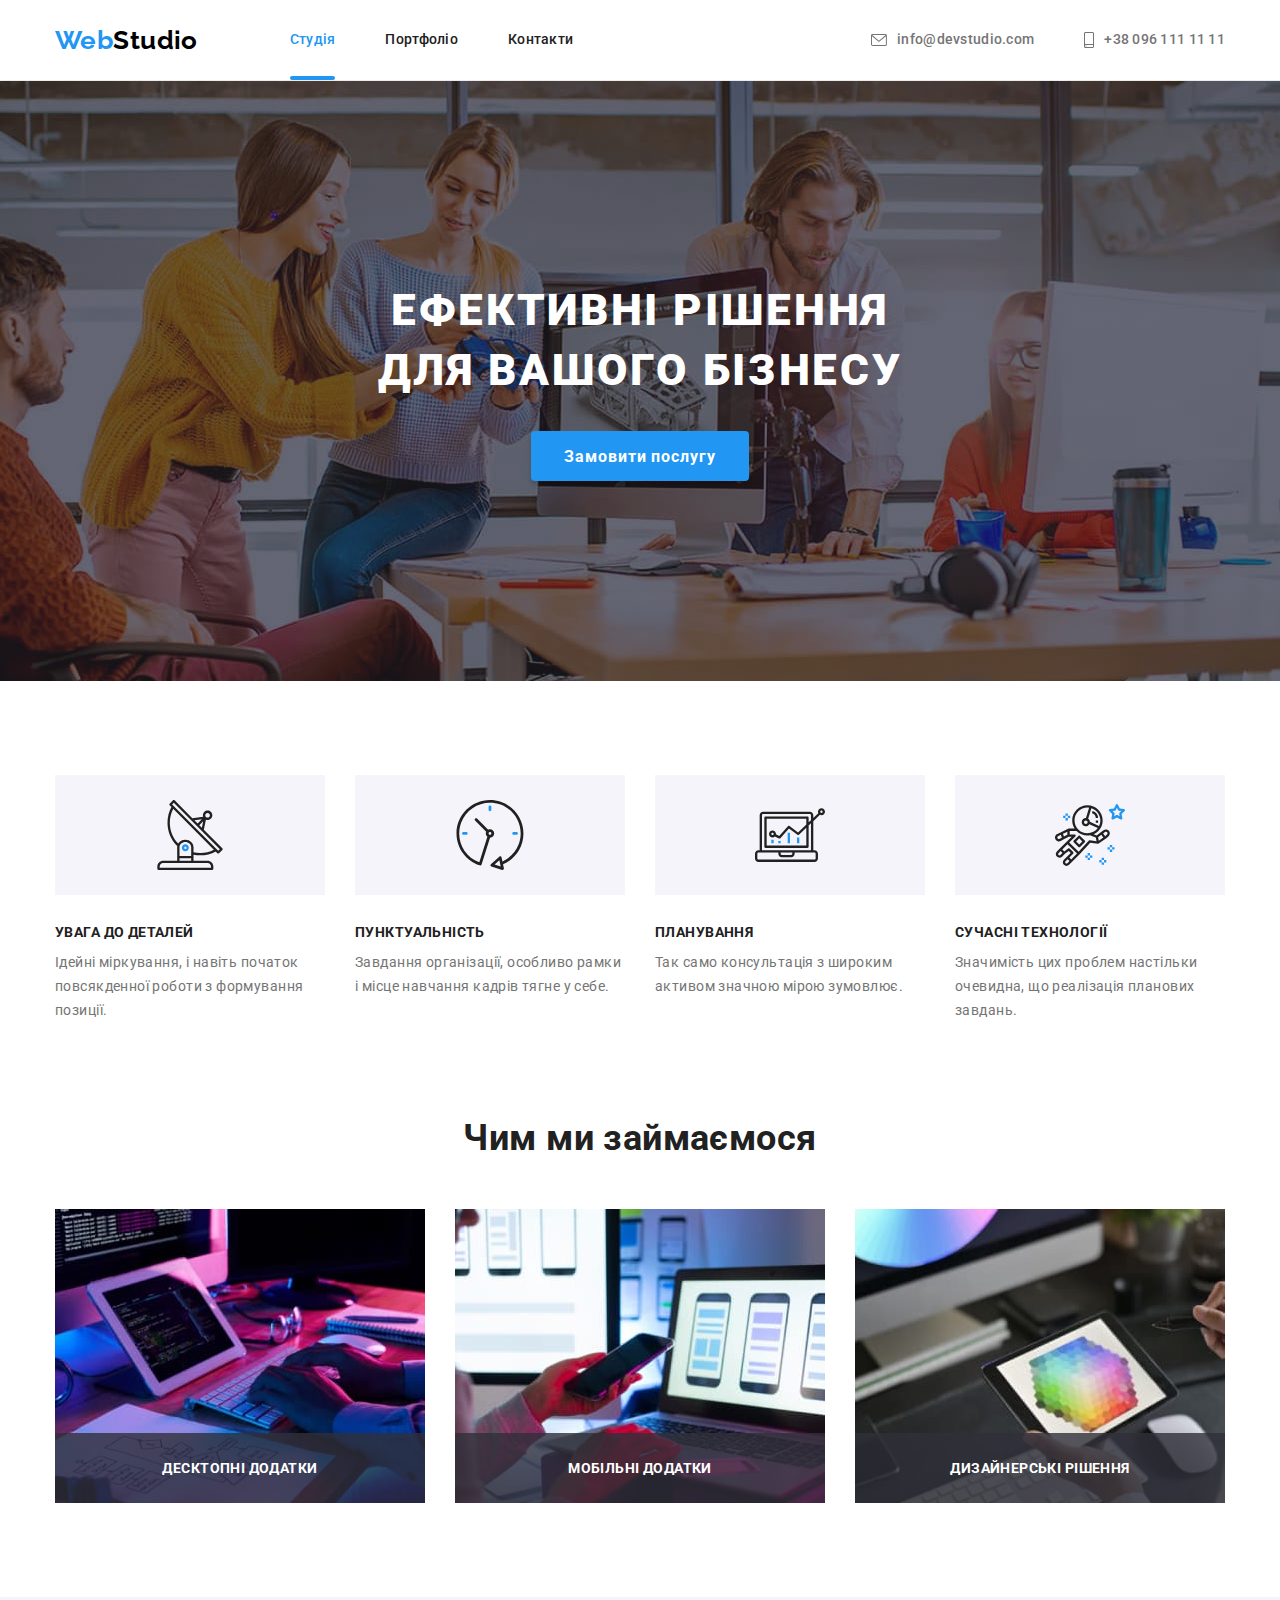
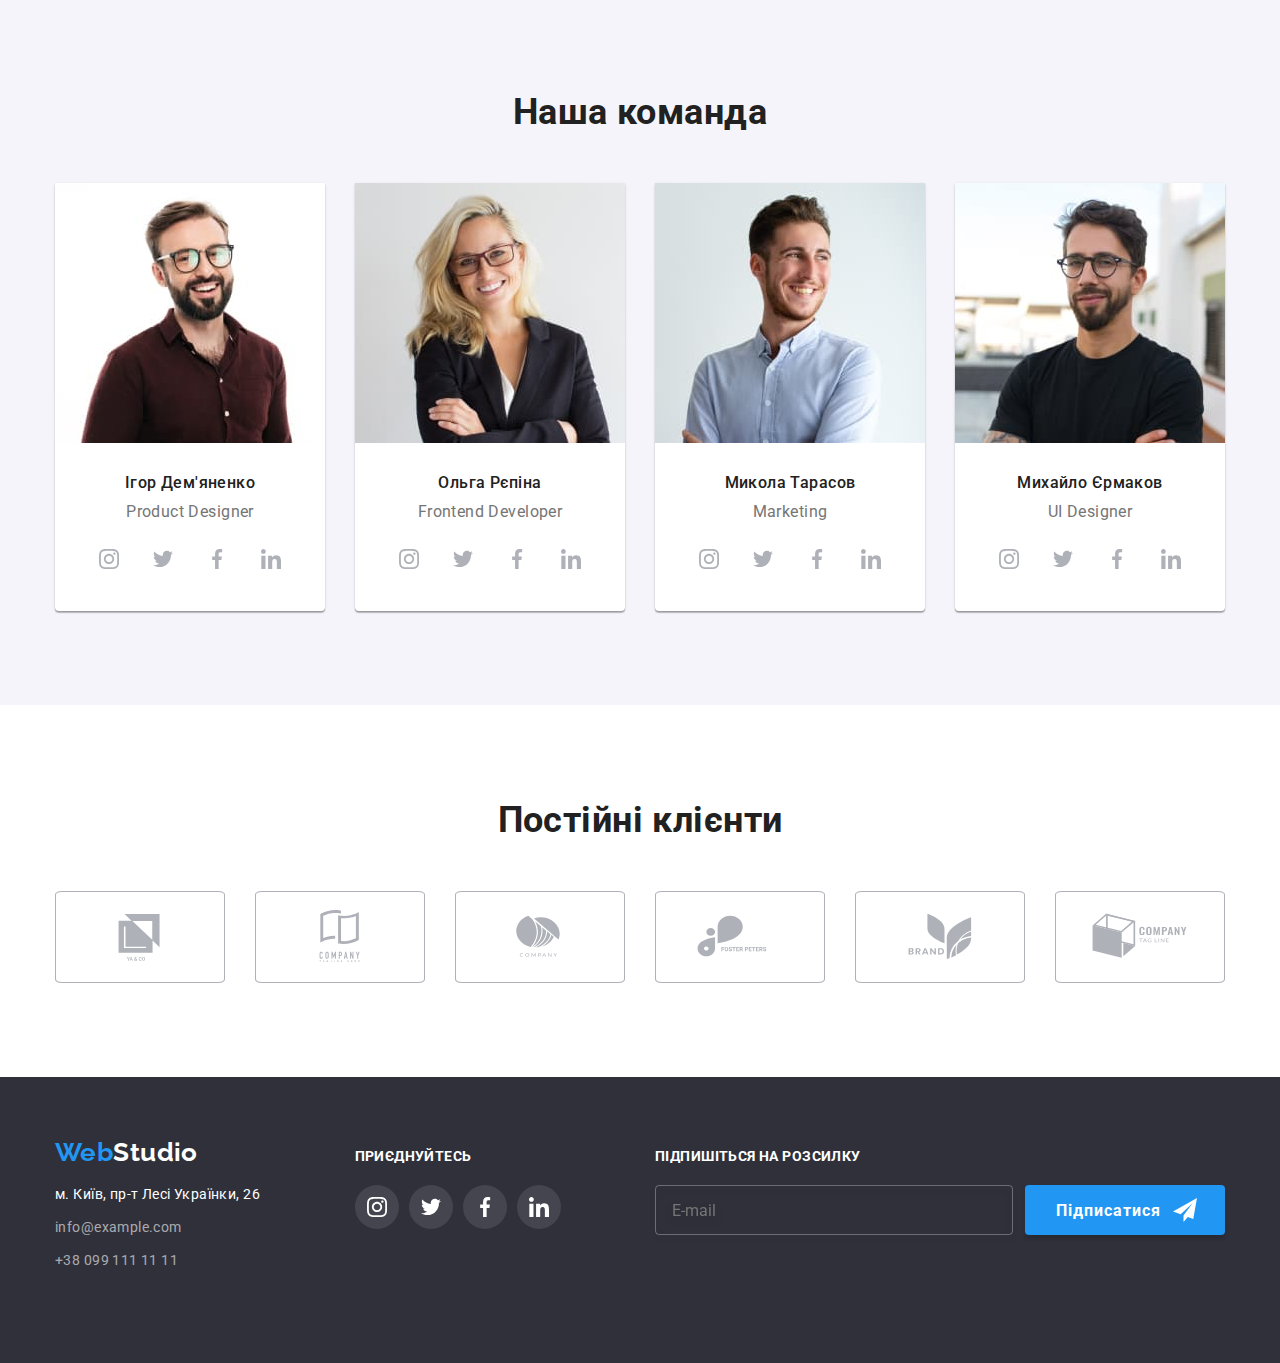
<file: index.html>
<!DOCTYPE html>
<html lang="uk">
  <head>
    <meta charset="UTF-8" />
    <meta http-equiv="X-UA-Compatible" content="IE=edge" />
    <meta name="viewport" content="width=device-width, initial-scale=1.0" />
    <title>WebStudio</title>
    <link rel="preconnect" href="https://fonts.googleapis.com" />
    <link rel="preconnect" href="https://fonts.gstatic.com" crossorigin />
    <link
      href="https://fonts.googleapis.com/css2?family=Montserrat:wght@400;700&family=Raleway:wght@700&family=Roboto:wght@400;500;700;900&display=swap"
      rel="stylesheet"
    />
    <link
      rel="stylesheet"
      href="https://cdnjs.cloudflare.com/ajax/libs/modern-normalize/1.1.0/modern-normalize.min.css"
    />
    <link rel="stylesheet" href="./css/main.min.css" />
  </head>

  <body>
    
    <!--Header-->

 <header class="header">
        <div class="container header__container">
            <nav class="menu">
               <div class="logo">
                 <a href="./index.html" class="logo"><span class="logo__text logo__text--blue">Web</span><span
                        class="logo__text logo__text--black">Studio</span></a>
               </div>

               <!-- Open-close-button -->

                <button 
                class="menu__button" 
                aria-expanded="false"
                aria-controls="menu__mobile-list"
                type="button" 
                data-menu__button>
                    <svg width="40px" height="40px" aria-label="Перемикач мобільного меню">
                      <use class="menu__button-open" href="./images/icons.svg#header-w-menu"></use>  
                        <use class="menu__button-close" href="./images/icons.svg#header-w-close""></use>
                    </svg>
                </button>

                <!-- Menu -->

                <div class="menu__mobile-list" id="menu__mobile-list" data-menu>
                    <ul class="menu__list list">
                        <li class="menu__item">
                            <a href="./index.html" class="link menu__link menu__current">Студія</a>
                        </li>
                        <li class="menu__item">
                            <a href="./portfolio.html" class="link menu__link">Портфоліо</a>
                        </li>
                        <li class="menu__item">
                            <a href="" class="link menu__link">Контакти</a>
                        </li>
                    </ul>

                    <!-- Contacts -->

                    <ul class="contacts list contacts__block">
                        <li class="contacts__item">
                            <a href="mailto:info@devstudio.com" class="link contacts__link">
                                <svg class="icon contacts__icon" aria-hidden="true" width="16px" height="12px">
                                    <use href="./images/icons.svg#icon-mail"></use>
                                </svg>
                                info@devstudio.com</a>
                        </li>
                        <li class="contacts__item">
                            <a href="tel:+380961111111" class="link contacts__link contacts__link-size">
                                <svg class="icon contacts__icon" aria-hidden="true" width="10px" height="16px">
                                    <use href="./images/icons.svg#icon-phone"></use>
                                </svg>
                                +38 096 111 11 11</a>
                        </li>
                    </ul>

                    <!-- Social -->
                    
                    <ul class="list social-mobile">
                        <li class="social-mobile__link-wrap">
                            <a class="link social-mobile__link social-mobile__link--line" href="#">Instagram</a>
                        </li>
                        <li class="social-mobile__link-wrap">
                            <a class="link social-mobile__link social-mobile__link--line" href="#">Twitter</a>
                        </li>
                        <li class="social-mobile__link-wrap">
                            <a class="link social-mobile__link social-mobile__link--line" href="#">Facebook</a>
                        </li>
                        <li class="social-mobile__link-wrap">
                            <a class="link social-mobile__link" href="#">LinkedIn</a>
                        </li>
                    </ul>
                </div>
            </nav>
        </div>
    </header>



    <!-- Hero -->

    <main>
      <section class="overlay section hero">
        <h1 class="hero__title">
          Ефективні рішення <br />
          для вашого бізнесу
        </h1>
        <button class="button hero__button" type="button" data-modal-open>Замовити послугу</button>
      </section>

      <!-- About -->

      <section class="section features">
        <div class="container">
          <h2 class="visually-hidden">Особливості</h2>
          <ul class="list features__list">
            <li class="features__item">
              <div class="features__icon-wrap">
                <svg class="icon" aria-hidden="true" width="70px" height="70px">
                  <use href="./images/icons.svg#icon-antenna"></use>
                </svg>
              </div>
              <h2 class="features__head">УВАГА ДО ДЕТАЛЕЙ</h2>
              <p class="features__text">
                Ідейні міркування, і навіть початок повсякденної роботи з формування позиції.
              </p>
            </li>
            <li class="features__item">
              <div class="features__icon-wrap">
                <svg class="icon" aria-hidden="true" width="70px" height="70px">
                  <use href="./images/icons.svg#icon-clock"></use>
                </svg>
              </div>
              <h2 class="features__head">ПУНКТУАЛЬНІСТЬ</h2>
              <p class="features__text">
                Завдання організації, особливо рамки і місце навчання кадрів тягне у себе.
              </p>
            </li>
            <li class="features__item">
              <div class="features__icon-wrap">
                <svg class="icon" aria-hidden="true" width="70px" height="70px">
                  <use href="./images/icons.svg#icon-diagram"></use>
                </svg>
              </div>
              <h3 class="features__head">ПЛАНУВАННЯ</h3>
              <p class="features__text">
                Так само консультація з широким активом значною мірою зумовлює.
              </p>
            </li>
            <li class="features__item">
              <div class="features__icon-wrap">
                <svg class="icon" aria-hidden="true" width="70px" height="70px">
                  <use href="./images/icons.svg#icon-astronaut"></use>
                </svg>
              </div>
              <h2 class="features__head">СУЧАСНІ ТЕХНОЛОГІЇ</h2>
              <p class="features__text">
                Значимість цих проблем настільки очевидна, що реалізація планових завдань.
              </p>
            </li>
          </ul>
        </div>
      </section>

      <!-- About_work -->

      <section class="section example">
        <div class="container">
          <h2 class="title example__title">Чим ми займаємося</h2>
          <ul class="list example__list">
            <li class="example__item">
              <div class="example__image-wrap">
                <img
                  srcset="./images/activity-cards/desktop-applications@2x.jpg 2x"
                  src="./images/activity-cards/desktop-applications.jpg"
                  alt="Людина пише код в програмі на ноутбуці при використанні накресленої на аркуші схеми"
                  width="370"
                  height="294"
                />
                <p class="example__text">Десктопні додатки</p>
              </div>
            </li>
            <li class="example__item">
              <div class="example__image-wrap">
                <img
                  srcset="./images/activity-cards/mobile-applications@2x.jpg 2x"
                  src="./images/activity-cards/mobile-applications.jpg"
                  alt="Людина обирає в програмі на ноутбуці один з варіантів розташування додатків на зображеннях трьох смартфонів, тримаючи при цьому в руці справжній смартфон"
                  width="370"
                  height="294"
                />
                <p class="example__text">Мобільні додатки</p>
              </div>
            </li>
            <li class="example__item">
              <div class="example__image-wrap">
                <img
                  srcset="./images/activity-cards/design-solutions@2x.jpg 2x"
                  src="./images/activity-cards/design-solutions.jpg"
                  alt="Людина тримає планшет і в спеціальній програмі стілусом обирає колір з палітри"
                  width="370"
                  height="294"
                />
                <p class="example__text">Дизайнерські рішення</p>
              </div>
            </li>
          </ul>
        </div>
      </section>

      <!-- Team_section -->

      <section class="section team">
        <div class="container">
          <h2 class="title team__title">Наша команда</h2>
          <ul class="team__list list">
            <!-- Team -->

            <!-- <li class="team__link"> -->

            <li class="team__link">
              <picture>
                <source
                  srcset="
                    ./images/team-members/igor-demyanenko-450.jpg    1x,
                    ./images/team-members/igor-demyanenko-450@2x.jpg 2x
                  "
                  media="(max-width: 767px)"
                />
                <source
                  srcset="
                    ./images/team-members/igor-demyanenko-354.jpg    1x,
                    ./images/team-members/igor-demyanenko-354@2x.jpg 2x
                  "
                  media="(max-width: 1199px)"
                />
                <source
                  srcset="
                    ./images/team-members/igor-demyanenko-270.jpg    1x,
                    ./images/team-members/igor-demyanenko-270@2x.jpg 2x
                  "
                  media="(min-width: 1200px)"
                />
                <img
                  class="team-member__image"
                  src="./images/team-members/igor-demyanenko-450.jpg"
                  alt="Ігор Дем'яненко"
                />
              </picture>
              <div class="team__card social">
                <h3 class="team__name">Ігор Дем'яненко</h3>
                <p class="team__profession">Product Designer</p>

                <!-- Social -->

                <ul class="social__list list">
                  <li class="social__link-wrap">
                    <a class="social__link" href="#">
                      <svg
                        class="social__icon social__icon--grey-color"
                        aria-label="Посилання на Instagram"
                        width="20px"
                        height="20px"
                      >
                        <use href="./images/icons.svg#icon-instagram"></use>
                      </svg>
                    </a>
                  </li>
                  <li class="social__link-wrap">
                    <a class="social__link" href="#">
                      <svg
                        class="social__icon social__icon--grey-color"
                        aria-label="Посилання на Twitter"
                        width="20px"
                        height="20px"
                      >
                        <use href="./images/icons.svg#icon-twitter"></use>
                      </svg>
                    </a>
                  </li>
                  <li class="social__link-wrap">
                    <a class="social__link" href="#">
                      <svg
                        class="social__icon social__icon--grey-color"
                        aria-label="Посилання на Facebook"
                        width="20px"
                        height="20px"
                      >
                        <use href="./images/icons.svg#icon-facebook"></use>
                      </svg>
                    </a>
                  </li>
                  <li class="social__link-wrap">
                    <a class="social__link" href="#">
                      <svg
                        class="social__icon social__icon--grey-color"
                        aria-label="Посилання на Linkedin"
                        width="20px"
                        height="20px"
                      >
                        <use href="./images/icons.svg#icon-linkedin"></use>
                      </svg>
                    </a>
                  </li>
                </ul>
              </div>
            </li>

            <!-- Team -->

            <li class="team__link">
              <picture>
                <source
                  srcset="
                    ./images/team-members/olga-repina-450.jpg    1x,
                    ./images/team-members/olga-repina-450@2x.jpg 2x
                  "
                  media="(max-width: 767px)"
                />
                <source
                  srcset="
                    ./images/team-members/olga-repina-354.jpg    1x,
                    ./images/team-members/olga-repina-354@2x.jpg 2x
                  "
                  media="(max-width: 1199px)"
                />
                <source
                  srcset="
                    ./images/team-members/olga-repina-270.jpg    1x,
                    ./images/team-members/olga-repina-270@2x.jpg 2x
                  "
                  media="(min-width: 1200px)"
                />
                <img
                  class="team-member__image"
                  src="./images/team-members/olga-repina-450.jpg"
                  alt="Ольга Рєпіна"
                />
              </picture>
              <div class="team__card social">
                <h3 class="team__name">Ольга Рєпіна</h3>
                <p class="team__profession">Frontend Developer</p>

                <!-- Social -->

                <ul class="social__list list">
                  <li class="social__link-wrap">
                    <a class="social__link" href="#">
                      <svg
                        class="social__icon social__icon--grey-color"
                        aria-label="Посилання на Instagram"
                        width="20px"
                        height="20px"
                      >
                        <use href="./images/icons.svg#icon-instagram"></use>
                      </svg>
                    </a>
                  </li>
                  <li class="social__link-wrap">
                    <a class="social__link" href="#">
                      <svg
                        class="social__icon social__icon--grey-color"
                        aria-label="Посилання на Twitter"
                        width="20px"
                        height="20px"
                      >
                        <use href="./images/icons.svg#icon-twitter"></use>
                      </svg>
                    </a>
                  </li>
                  <li class="social__link-wrap">
                    <a class="social__link" href="#">
                      <svg
                        class="social__icon social__icon--grey-color"
                        aria-label="Посилання на Facebook"
                        width="20px"
                        height="20px"
                      >
                        <use href="./images/icons.svg#icon-facebook"></use>
                      </svg>
                    </a>
                  </li>
                  <li class="social__link-wrap">
                    <a class="social__link" href="#">
                      <svg
                        class="social__icon social__icon--grey-color"
                        aria-label="Посилання на Linkedin"
                        width="20px"
                        height="20px"
                      >
                        <use href="./images/icons.svg#icon-linkedin"></use>
                      </svg>
                    </a>
                  </li>
                </ul>
              </div>
            </li>

            <!-- Team -->

            <li class="team__link">
              <picture>
                <source
                  srcset="
                    ./images/team-members/mykola-tarasov-450.jpg    1x,
                    ./images/team-members/mykola-tarasov-450@2x.jpg 2x
                  "
                  media="(max-width: 767px)"
                />
                <source
                  srcset="
                    ./images/team-members/mykola-tarasov-354.jpg    1x,
                    ./images/team-members/mykola-tarasov-354@2x.jpg 2x
                  "
                  media="(max-width: 1199px)"
                />
                <source
                  srcset="
                    ./images/team-members/mykola-tarasov-270.jpg    1x,
                    ./images/team-members/mykola-tarasov-270@2x.jpg 2x
                  "
                  media="(min-width: 1200px)"
                />
                <img
                  class="team-member__image"
                  src="./images/team-members/mykola-tarasov-450.jpg"
                  alt="Микола Тарасов"
                />
              </picture>
              <div class="team__card social">
                <h3 class="team__name">Микола Тарасов</h3>
                <p class="team__profession">Marketing</p>

                <!-- Social -->

                <ul class="social__list list">
                  <li class="social__link-wrap">
                    <a class="social__link" href="#">
                      <svg
                        class="social__icon social__icon--grey-color"
                        aria-label="Посилання на Instagram"
                        width="20px"
                        height="20px"
                      >
                        <use href="./images/icons.svg#icon-instagram"></use>
                      </svg>
                    </a>
                  </li>
                  <li class="social__link-wrap">
                    <a class="social__link" href="#">
                      <svg
                        class="social__icon social__icon--grey-color"
                        aria-label="Посилання на Twitter"
                        width="20px"
                        height="20px"
                      >
                        <use href="./images/icons.svg#icon-twitter"></use>
                      </svg>
                    </a>
                  </li>
                  <li class="social__link-wrap">
                    <a class="social__link" href="#">
                      <svg
                        class="social__icon social__icon--grey-color"
                        aria-label="Посилання на Facebook"
                        width="20px"
                        height="20px"
                      >
                        <use href="./images/icons.svg#icon-facebook"></use>
                      </svg>
                    </a>
                  </li>
                  <li class="social__link-wrap">
                    <a class="social__link" href="#">
                      <svg
                        class="social__icon social__icon--grey-color"
                        aria-label="Посилання на Linkedin"
                        width="20px"
                        height="20px"
                      >
                        <use href="./images/icons.svg#icon-linkedin"></use>
                      </svg>
                    </a>
                  </li>
                </ul>
              </div>
            </li>

            <!-- Team -->

            <li class="team__link">
              <picture>
                <source
                  srcset="
                    ./images/team-members/mihkaylo-ermakov-450.jpg    1x,
                    ./images/team-members/mihkaylo-ermakov-450@2x.jpg 2x
                  "
                  media="(max-width: 767px)"
                />
                <source
                  srcset="
                    ./images/team-members/mihkaylo-ermakov-354.jpg    1x,
                    ./images/team-members/mihkaylo-ermakov-354@2x.jpg 2x
                  "
                  media="(max-width: 1199px)"
                />
                <source
                  srcset="
                    ./images/team-members/mihkaylo-ermakov-270.jpg    1x,
                    ./images/team-members/mihkaylo-ermakov-270@2x.jpg 2x
                  "
                  media="(min-width: 1200px)"
                />
                <img
                  class="team-member__image"
                  src="./images/team-members/mihkaylo-ermakov-450.jpg"
                  alt="Михайло Єрмаков"
                />
              </picture>
              <div class="team__card social">
                <h3 class="team__name">Михайло Єрмаков</h3>
                <p class="team__profession">UI Designer</p>

                <!-- Social -->

                <ul class="social__list list">
                  <li class="social__link-wrap">
                    <a class="social__link" href="#">
                      <svg
                        class="social__icon social__icon--grey-color"
                        aria-label="Посилання на Instagram"
                        width="20px"
                        height="20px"
                      >
                        <use href="./images/icons.svg#icon-instagram"></use>
                      </svg>
                    </a>
                  </li>
                  <li class="social__link-wrap">
                    <a class="social__link" href="#">
                      <svg
                        class="social__icon social__icon--grey-color"
                        aria-label="Посилання на Twitter"
                        width="20px"
                        height="20px"
                      >
                        <use href="./images/icons.svg#icon-twitter"></use>
                      </svg>
                    </a>
                  </li>
                  <li class="social__link-wrap">
                    <a class="social__link" href="#">
                      <svg
                        class="social__icon social__icon--grey-color"
                        aria-label="Посилання на Facebook"
                        width="20px"
                        height="20px"
                      >
                        <use href="./images/icons.svg#icon-facebook"></use>
                      </svg>
                    </a>
                  </li>
                  <li class="social__link-wrap">
                    <a class="social__link" href="#">
                      <svg
                        class="social__icon social__icon--grey-color"
                        aria-label="Посилання на Linkedin"
                        width="20px"
                        height="20px"
                      >
                        <use href="./images/icons.svg#icon-linkedin"></use>
                      </svg>
                    </a>
                  </li>
                </ul>
              </div>
            </li>
          </ul>
        </div>
      </section>

      <!-- Clients_section -->

      <section class="section clients">
        <div class="container clients__container">
          <h2 class="title clients__title">Постійні клієнти</h2>
          <ul class="list clients__list">
            <li class="clients__item-wrap">
              <a class="clients__link" href="#">
                <svg
                  class="clients__logo"
                  aria-label="Ссилка на сайт клієнта"
                  width="160px"
                  height="60px"
                >
                  <use href="./images/icons.svg#icon-logo-1"></use>
                </svg>
              </a>
            </li>
            <li class="clients__item-wrap">
              <a class="clients__link" href="#">
                <svg
                  class="clients__logo"
                  aria-label="Ссилка на сайт клієнта"
                  width="160px"
                  height="60px"
                >
                  <use href="./images/icons.svg#icon-logo-2"></use>
                </svg>
              </a>
            </li>
            <li class="clients__item-wrap">
              <a class="clients__link" href="#">
                <svg
                  class="clients__logo"
                  aria-label="Ссилка на сайт клієнта"
                  width="160px"
                  height="60px"
                >
                  <use href="./images/icons.svg#icon-logo-3"></use>
                </svg>
              </a>
            </li>
            <li class="clients__item-wrap">
              <a class="clients__link" href="#">
                <svg
                  class="clients__logo"
                  aria-label="Ссилка на сайт клієнта"
                  width="160px"
                  height="60px"
                >
                  <use href="./images/icons.svg#icon-logo-4"></use>
                </svg>
              </a>
            </li>
            <li class="clients__item-wrap">
              <a class="clients__link" href="#">
                <svg
                  class="clients__logo"
                  aria-label="Ссилка на сайт клієнта"
                  width="160px"
                  height="60px"
                >
                  <use href="./images/icons.svg#icon-logo-5"></use>
                </svg>
              </a>
            </li>
            <li class="clients__item-wrap">
              <a class="clients__link" href="#">
                <svg
                  class="clients__logo"
                  aria-label="Ссилка на сайт клієнта"
                  width="160px"
                  height="60px"
                >
                  <use href="./images/icons.svg#icon-logo-6"></use>
                </svg>
              </a>
            </li>
          </ul>
        </div>
      </section>
    </main>

    <!-- Footer_section -->

    <footer class="footer">
      <div class="footer__container container">
        <div class="footer__wrap">
          <div class="footer__logo-wrap">
            <a href="./index.html" class="logo"
              ><span class="logo__text logo__text--blue">Web</span
              ><span class="logo__text logo__text--white">Studio</span></a
            >
          </div>

          <!-- Contacts -->

          <address class="address">
            <ul class="list address__list">
              <li class="address__item">
                <a href="#" class="address__contacts address__contacts--color-white"
                  >м. Київ, пр-т Лесі Українки, 26</a
                >
              </li>
              <li class="address__item">
                <a
                  href="mailto:info@example.com"
                  class="address__contacts address__contacts--color-grey"
                  >info@example.com</a
                >
              </li>
              <li class="address__item">
                <a href="tel:+380991111111" class="address__contacts address__contacts--color-grey"
                  >+38 099 111 11 11</a
                >
              </li>
            </ul>
          </address>
        </div>

        <!-- Info-social_footer -->

        <div class="social social__block">
          <h2 class="cta-title">приєднуйтесь</h2>

          <!-- Social -->

          <ul class="social__list list">
            <li class="social__link-wrap">
              <a class="social__link" href="#">
                <svg
                  class="social__icon social__icon--white-color"
                  aria-label="Посилання на Instagram"
                  width="20px"
                  height="20px"
                >
                  <use href="./images/icons.svg#icon-instagram"></use>
                </svg>
              </a>
            </li>
            <li class="social__link-wrap">
              <a class="social__link" href="#">
                <svg
                  class="social__icon social__icon--white-color"
                  aria-label="Посилання на Twitter"
                  width="20px"
                  height="20px"
                >
                  <use href="./images/icons.svg#icon-twitter"></use>
                </svg>
              </a>
            </li>
            <li class="social__link-wrap">
              <a class="social__link" href="#">
                <svg
                  class="social__icon social__icon--white-color"
                  aria-label="Посилання на Facebook"
                  width="20px"
                  height="20px"
                >
                  <use href="./images/icons.svg#icon-facebook"></use>
                </svg>
              </a>
            </li>
            <li class="social__link-wrap">
              <a class="social__link" href="#">
                <svg
                  class="social__icon social__icon--white-color"
                  aria-label="Посилання на Linkedin"
                  width="20px"
                  height="20px"
                >
                  <use href="./images/icons.svg#icon-linkedin"></use>
                </svg>
              </a>
            </li>
          </ul>
        </div>

        <!-- Subscribe -->

        <div class="subscribe">
          <h2 class="cta-title">Підпишіться на розсилку</h2>
          <form class="subscribe__form">
            <div>
              <label class="subscribe__label" for="email"></label>
              <input
                class="subscribe__input"
                id="email"
                type="email"
                name="email"
                placeholder="E-mail"
              />
            </div>
            <div class="subscribe__button-block">
              <button class="button subscribe__button" type="submit" name="subscribe-button">
                Підписатися
              </button>
              <svg
                class="subscribe__icon"
                aria-label="Підписатися на розсилку"
                width="24px"
                height="24px"
              >
                <use href="./images/icons.svg#icon-send"></use>
              </svg>
            </div>
          </form>
        </div>
      </div>
    </footer>

    <!-- Backdrop -->

    <div data-modal class="backdrop is-hidden">
      <div class="modal">
        <h2 class="title modal__title">Залиште свої дані, ми вам передзвонимо</h2>
        <form class="modal__form">
          <div class="form-field">
            <label class="form-field__label" for="user-name">Ім'я</label>
            <div class="form-field__input-wrap">
              <input class="form-field__input" type="text" name="name" id="user-name" />
              <svg class="form-field__icon" width="18px" height="18px">
                <use href="./images/icons.svg#icon-w-person"></use>
              </svg>
            </div>
          </div>
          <div class="form-field">
            <label class="form-field__label" for="user-tel">Телефон</label>
            <div class="form-field__input-wrap">
              <input class="form-field__input" type="tel" name="tel" id="user-tel" />
              <svg class="form-field__icon" width="18px" height="18px">
                <use href="./images/icons.svg#icon-w-phone"></use>
              </svg>
            </div>
          </div>
          <div class="form-field">
            <label class="form-field__label" for="user-email">Пошта</label>
            <div class="form-field__input-wrap">
              <input class="form-field__input" type="email" name="email" id="user-email" />
              <svg class="form-field__icon" width="18px" height="18px">
                <use href="./images/icons.svg#icon-w-email"></use>
              </svg>
            </div>
          </div>
          <div class="form-field">
            <label class="form-field__label" for="feedback">Коментар</label>
            <textarea
              class="form-field__textarea"
              name="feedback"
              id="feedback"
              cols="30"
              rows="10"
              placeholder="Введіть текст"
            ></textarea>
          </div>
          <div class="chekbox">
            <label class="chekbox__label">
              <input
                class="chekbox__input"
                type="checkbox"
                name="terms-conditions"
                id="terms-conditions"
              />
              <svg class="chekbox__icon" aria-hidden="true" width="16px" height="15px">
                <use class="use-icon-chek" href="./images/icons.svg#icon-check"></use>
              </svg>
              Погоджуюся з розсилкою та приймаю &nbsp;
              <a class="chekbox__terms-link" href="">Умови договору</a>
            </label>
          </div>

          <button class="button modal__submit-button" type="submit">Відправити</button>
        </form>
        <button data-modal-close class="modal__close-button" type="button">
          <svg class="modal-icon" aria-hidden="true" width="18px" height="18px">
            <use href="./images/icons.svg#icon-close-window"></use>
          </svg>
        </button>
      </div>
    </div>

    <script src="./js/menu.js"></script>
    <script src="./js/modal.js"></script>
  </body>
</html>
</file>
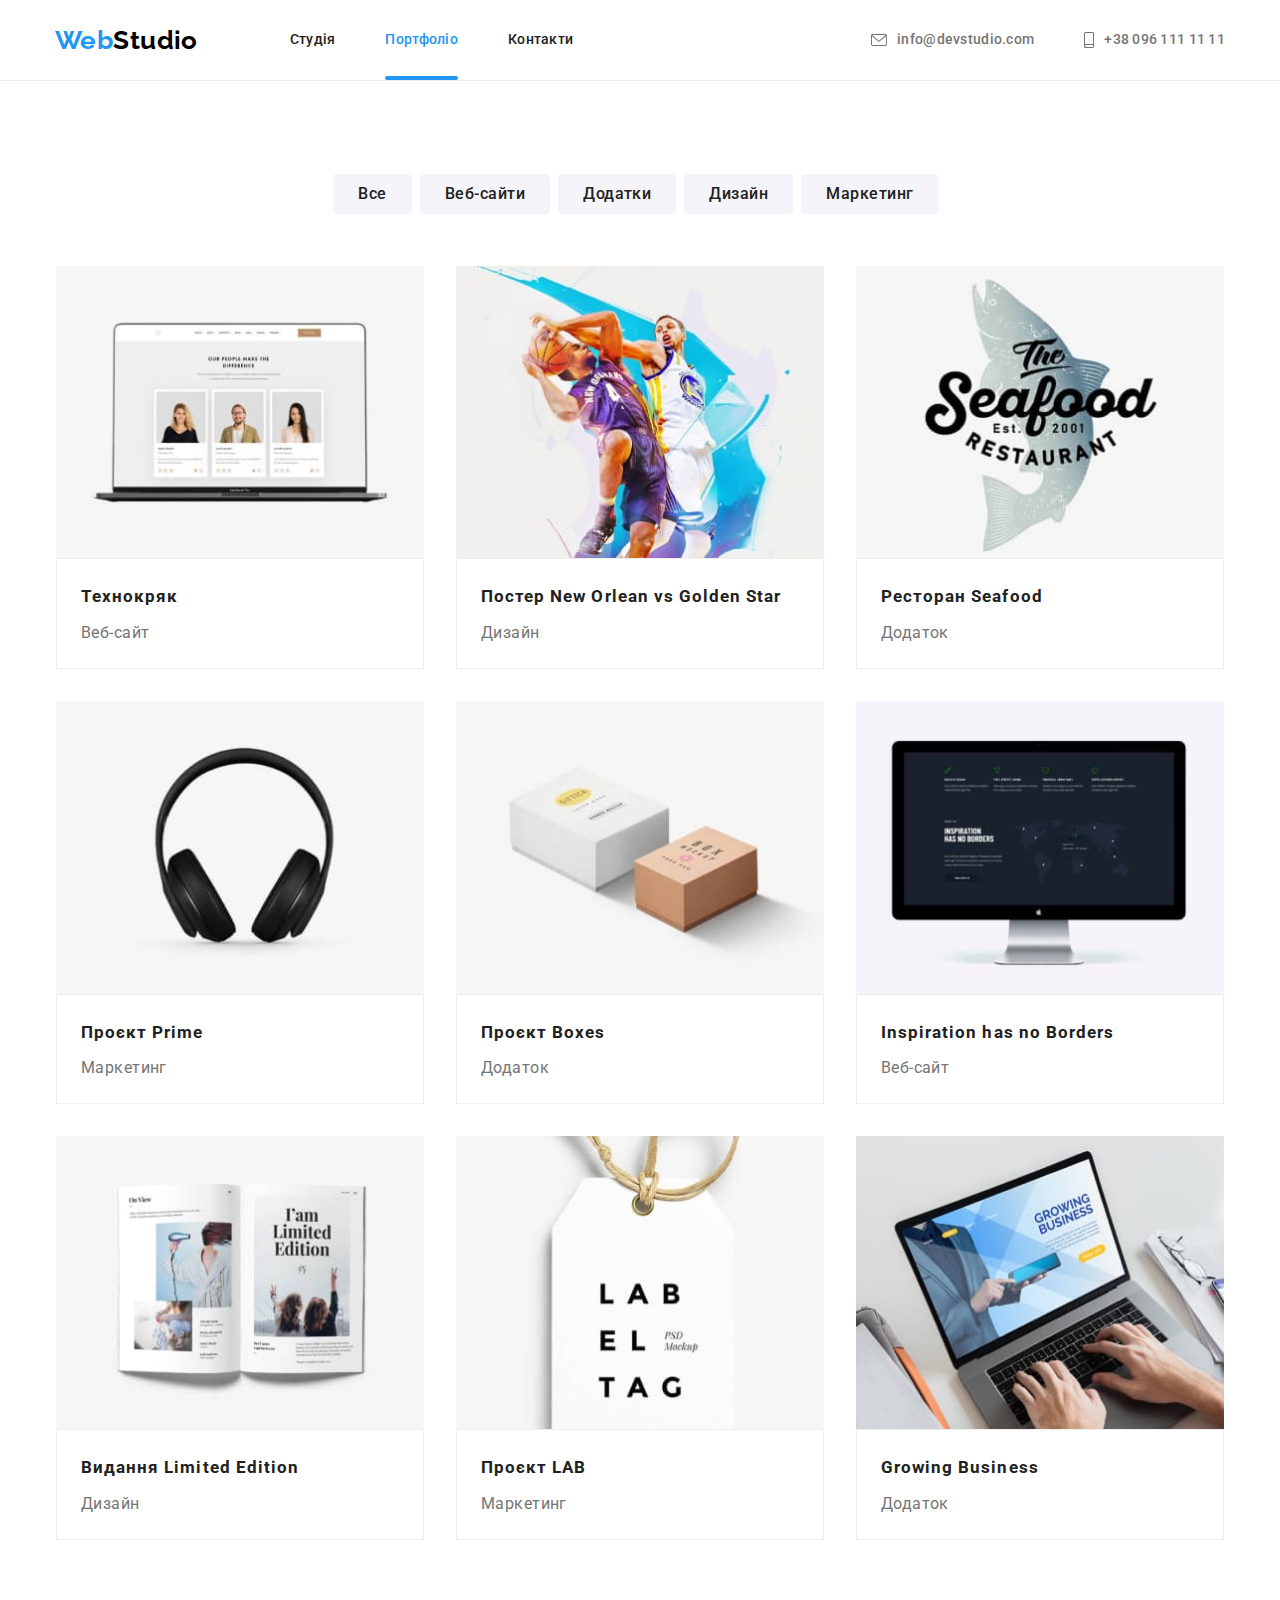
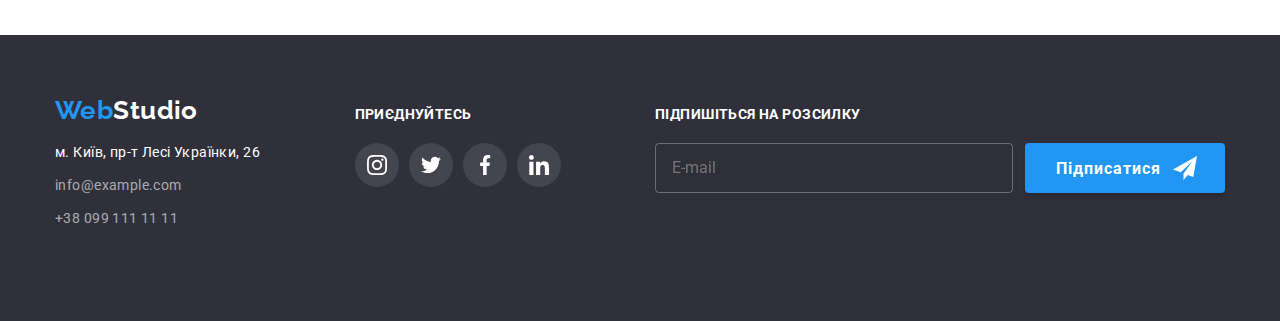
<file: portfolio.html>
<!DOCTYPE html>
<html lang="uk">

<head>
  <meta charset="UTF-8" />
  <meta http-equiv="X-UA-Compatible" content="IE=edge" />
  <meta name="viewport" content="width=device-width, initial-scale=1.0" />
  <title>WS-Portfolio</title>
  <link rel="preconnect" href="https://fonts.googleapis.com" />
  <link rel="preconnect" href="https://fonts.gstatic.com" crossorigin />
  <link
    href="https://fonts.googleapis.com/css2?family=Montserrat:wght@400;700&family=Raleway:wght@700&family=Roboto:wght@400;500;700;900&display=swap"
    rel="stylesheet" />
  <link rel="stylesheet"
    href="https://cdnjs.cloudflare.com/ajax/libs/modern-normalize/1.1.0/modern-normalize.min.css" />
  <link rel="stylesheet" href="./css/main.min.css" />
</head>

<body>
  <!--Header-->

  <header class="header">
    <div class="container header__container">
      <nav class="menu">
        <div class="logo">
          <a href="./index.html" class="logo"><span class="logo__text logo__text--blue">Web</span><span
              class="logo__text logo__text--black">Studio</span></a>
        </div>

        <!-- Open-close-button -->

        <button class="menu__button" aria-expanded="false" aria-controls="menu__mobile-list" type="button"
          data-menu__button>
          <svg width="40px" height="40px" aria-label="Перемикач мобільного меню">
            <use class="menu__button-close" href="./images/icons.svg#header-w-close""></use>
            <use class="menu__button-open" href="./images/icons.svg#header-w-menu"></use>
                    </svg>
                </button>

        
                <!-- Menu -->

                <div class=" menu__mobile-list" id="menu__mobile-list" data-menu>
              <ul class="menu__list list">
                <li class="menu__item">
                  <a href="./index.html" class="link menu__link">Студія</a>
                </li>
                <li class="menu__item">
                  <a href="./portfolio.html" class="link menu__link menu__current">Портфоліо</a>
                </li>
                <li class="menu__item">
                  <a href="" class="link menu__link">Контакти</a>
                </li>
              </ul>

              <!-- Contacts -->

              <ul class="contacts list contacts__block">
                <li class="contacts__item">
                  <a href="mailto:info@devstudio.com" class="link contacts__link">
                    <svg class="icon contacts__icon" aria-hidden="true" width="16px" height="12px">
                      <use href="./images/icons.svg#icon-mail"></use>
                    </svg>
                    info@devstudio.com</a>
                </li>
                <li class="contacts__item">
                  <a href="tel:+380961111111" class="link contacts__link contacts__link-size">
                    <svg class="icon contacts__icon" aria-hidden="true" width="10px" height="16px">
                      <use href="./images/icons.svg#icon-phone"></use>
                    </svg>
                    +38 096 111 11 11</a>
                </li>
              </ul>

              <!-- Social -->

              <ul class="list social-mobile">
                <li class="social-mobile__link-wrap">
                  <a class="link social-mobile__link social-mobile__link--line" href="#">Instagram</a>
                </li>
                <li class="social-mobile__link-wrap">
                  <a class="link social-mobile__link social-mobile__link--line" href="#">Twitter</a>
                </li>
                <li class="social-mobile__link-wrap">
                  <a class="link social-mobile__link social-mobile__link--line" href="#">Facebook</a>
                </li>
                <li class="social-mobile__link-wrap">
                  <a class="link social-mobile__link" href="#">LinkedIn</a>
                </li>
              </ul>
    </div>
    </nav>
    </div>
  </header>

  <main>
    <!-- Button_section -->

    <section class="section">
      <div class="container">
        <h2 class="visually-hidden">Фільтри</h2>
        <ul class="filters list">
          <li class="filters__item">
            <button class="filters__filter-button" type="button">Все</button>
          </li>
          <li class="filters__item">
            <button class="filters__filter-button" type="button">Веб-сайти</button>
          </li>
          <li class="filters__item">
            <button class="filters__filter-button" type="button">Додатки</button>
          </li>
          <li class="filters__item">
            <button class="filters__filter-button" type="button">Дизайн</button>
          </li>
          <li class="filters__item">
            <button class="filters__filter-button" type="button">Маркетинг</button>
          </li>
        </ul>

        <!-- Projects_section -->

        <div class="project project-wrap">
          <h2 class="visually-hidden">Проєкти</h2>
          <ul class="list project__list">
            <!-- Projects_1 -->

            <li class="project__item">
              <a class="project__link" href="">
                <div class="project__image-wrap">
                  <picture>
                    <source srcset="
                          ./images/portfolio-works/technokryak-450.jpg    1x,
                          ./images/portfolio-works/technokryak-450@2x.jpg 2x
                        " media="(max-width: 767px)" />
                    <source srcset="
                          ./images/portfolio-works/technokryak-354.jpg    1x,
                          ./images/portfolio-works/technokryak-354@2x.jpg 2x
                        " media="(max-width: 1199px)" />
                    <source srcset="
                          ./images/portfolio-works/technokryak-370.jpg    1x,
                          ./images/portfolio-works/technokryak-370@2x.jpg 2x
                        " media="(min-width: 1200px)" />
                    <img src="./images/portfolio-works/technokryak-450.jpg"
                      alt="На дисплее ноутбука три представителя команды в виде карточек" class="project__image" />
                  </picture>
                  <p class="project__overlay">
                    Ресурс пропонує комплексні пропозиції з різним рівнем функціоналу та сервісів.
                    Все це дозволить відвідувачу отримати вичерпні відомості про компанію чи
                    приватну особу.
                  </p>
                </div>
                <div class="project__description">
                  <h3 class="project__name">Технокряк</h3>
                  <p class="project__product-name">Веб-сайт</p>
                </div>
              </a>
            </li>

            <!-- Projects_2 -->

            <li class="project__item">
              <a class="project__link" href="">
                <div class="project__image-wrap">
                  <picture>
                    <source srcset="
                          ./images/portfolio-works/poster-new-orlean-vs-golden-star-450.jpg    1x,
                          ./images/portfolio-works/poster-new-orlean-vs-golden-star-450@2x.jpg 2x
                        " media="(max-width: 767px)" />
                    <source srcset="
                          ./images/portfolio-works/poster-new-orlean-vs-golden-star-354.jpg    1x,
                          ./images/portfolio-works/poster-new-orlean-vs-golden-star-354@2x.jpg 2x
                        " media="(max-width: 1199px)" />
                    <source srcset="
                          ./images/portfolio-works/poster-new-orlean-vs-golden-star-370.jpg    1x,
                          ./images/portfolio-works/poster-new-orlean-vs-golden-star-370@2x.jpg 2x
                        " media="(min-width: 1200px)" />
                    <img src="./images/portfolio-works/poster-new-orlean-vs-golden-star-450.jpg"
                      alt="Два баскетболиста в прыжке борются за мяч" class="project__image" />
                  </picture>
                  <p class="project__overlay">
                    Ресурс пропонує комплексні пропозиції з різним рівнем функціоналу та сервісів.
                    Все це дозволить відвідувачу отримати вичерпні відомості про компанію чи
                    приватну особу.
                  </p>
                </div>
                <div class="project__description">
                  <h3 class="project__name">Постер New Orlean vs Golden Star</h3>
                  <p class="project__product-name">Дизайн</p>
                </div>
              </a>
            </li>

            <!-- Projects_3 -->

            <li class="project__item">
              <a class="project__link" href="">
                <div class="project__image-wrap">
                  <picture>
                    <source srcset="
                          ./images/portfolio-works/restoran-seafood-450.jpg    1x,
                          ./images/portfolio-works/restoran-seafood-450@2x.jpg 2x
                        " media="(max-width: 767px)" />
                    <source srcset="
                          ./images/portfolio-works/restoran-seafood-354.jpg    1x,
                          ./images/portfolio-works/restoran-seafood-354@2x.jpg 2x
                        " media="(max-width: 1199px)" />
                    <source srcset="
                          ./images/portfolio-works/restoran-seafood-370.jpg    1x,
                          ./images/portfolio-works/restoran-seafood-370@2x.jpg 2x
                        " media="(min-width: 1200px)" />
                    <img src="./images/portfolio-works/restoran-seafood-450.jpg" alt="Эмблема ресторана в форме рыбы"
                      class="project__image" />
                  </picture>
                  <p class="project__overlay">
                    Ресурс пропонує комплексні пропозиції з різним рівнем функціоналу та сервісів.
                    Все це дозволить відвідувачу отримати вичерпні відомості про компанію чи
                    приватну особу.
                  </p>
                </div>
                <div class="project__description">
                  <h3 class="project__name">Ресторан Seafood</h3>
                  <p class="project__product-name">Додаток</p>
                </div>
              </a>
            </li>

            <!-- Projects_4 -->

            <li class="project__item">
              <a class="project__link" href="">
                <div class="project__image-wrap">
                  <picture>
                    <source srcset="
                          ./images/portfolio-works/project-prime-450.jpg    1x,
                          ./images/portfolio-works/project-prime-450@2x.jpg 2x
                        " media="(max-width: 767px)" />
                    <source srcset="
                          ./images/portfolio-works/project-prime-354.jpg    1x,
                          ./images/portfolio-works/project-prime-354@2x.jpg 2x
                        " media="(max-width: 1199px)" />
                    <source srcset="
                          ./images/portfolio-works/project-prime-370.jpg    1x,
                          ./images/portfolio-works/project-prime-370@2x.jpg 2x
                        " media="(min-width: 1200px)" />
                    <img src="./images/portfolio-works/project-prime-450.jpg" alt="Наушники" class="project__image" />
                  </picture>
                  <p class="project__overlay">
                    Ресурс пропонує комплексні пропозиції з різним рівнем функціоналу та сервісів.
                    Все це дозволить відвідувачу отримати вичерпні відомості про компанію чи
                    приватну особу.
                  </p>
                </div>
                <div class="project__description">
                  <h3 class="project__name">Проєкт Prime</h3>
                  <p class="project__product-name">Маркетинг</p>
                </div>
              </a>
            </li>

            <!-- Projects_5 -->

            <li class="project__item">
              <a class="project__link" href="">
                <div class="project__image-wrap">
                  <picture>
                    <source srcset="
                          ./images/portfolio-works/project-boxes-450.jpg    1x,
                          ./images/portfolio-works/project-boxes-450@2x.jpg 2x
                        " media="(max-width: 767px)" />
                    <source srcset="
                          ./images/portfolio-works/project-boxes-354.jpg    1x,
                          ./images/portfolio-works/project-boxes-354@2x.jpg 2x
                        " media="(max-width: 1199px)" />
                    <source srcset="
                          ./images/portfolio-works/project-boxes-370.jpg    1x,
                          ./images/portfolio-works/project-boxes-370@2x.jpg 2x
                        " media="(min-width: 1200px)" />
                    <img src="./images/portfolio-works/project-boxes-450.jpg"
                      alt="Две коробки белого и коричневого цвета" class="project__image" />
                  </picture>
                  <p class="project__overlay">
                    Ресурс пропонує комплексні пропозиції з різним рівнем функціоналу та сервісів.
                    Все це дозволить відвідувачу отримати вичерпні відомості про компанію чи
                    приватну особу.
                  </p>
                </div>
                <div class="project__description">
                  <h3 class="project__name">Проєкт Boxes</h3>
                  <p class="project__product-name">Додаток</p>
                </div>
              </a>
            </li>

            <!-- Projects_6 -->

            <li class="project__item">
              <a class="project__link" href="">
                <div class="project__image-wrap">
                  <picture>
                    <source srcset="
                          ./images/portfolio-works/inspiration-has-no-borders-450.jpg    1x,
                          ./images/portfolio-works/inspiration-has-no-borders-450@2x.jpg 2x
                        " media="(max-width: 767px)" />
                    <source srcset="
                          ./images/portfolio-works/inspiration-has-no-borders-354.jpg    1x,
                          ./images/portfolio-works/inspiration-has-no-borders-354@2x.jpg 2x
                        " media="(max-width: 1199px)" />
                    <source srcset="
                          ./images/portfolio-works/inspiration-has-no-borders-370.jpg    1x,
                          ./images/portfolio-works/inspiration-has-no-borders-370@2x.jpg 2x
                        " media="(min-width: 1200px)" />
                    <img src="./images/portfolio-works/inspiration-has-no-borders-450.jpg"
                      alt="Монитор компьютера с изображением карты мира" class="project__image" />
                  </picture>
                  <p class="project__overlay">
                    Ресурс пропонує комплексні пропозиції з різним рівнем функціоналу та сервісів.
                    Все це дозволить відвідувачу отримати вичерпні відомості про компанію чи
                    приватну особу.
                  </p>
                </div>
                <div class="project__description">
                  <h3 class="project__name">Inspiration has no Borders</h3>
                  <p class="project__product-name">Веб-сайт</p>
                </div>
              </a>
            </li>

            <!-- Projects_7 -->

            <li class="project__item">
              <a class="project__link" href="">
                <div class="project__image-wrap">
                  <picture>
                    <source srcset="
                          ./images/portfolio-works/limited-edition-450.jpg    1x,
                          ./images/portfolio-works/limited-edition-450@2x.jpg 2x
                        " media="(max-width: 767px)" />
                    <source srcset="
                          ./images/portfolio-works/limited-edition-354.jpg    1x,
                          ./images/portfolio-works/limited-edition-354@2x.jpg 2x
                        " media="(max-width: 1199px)" />
                    <source srcset="
                          ./images/portfolio-works/limited-edition-370.jpg    1x,
                          ./images/portfolio-works/limited-edition-370@2x.jpg 2x
                        " media="(min-width: 1200px)" />
                    <img src="./images/portfolio-works/limited-edition-450.jpg" alt="Журнал с открытыми страницами"
                      class="project__image" />
                  </picture>
                  <p class="project__overlay">
                    Ресурс пропонує комплексні пропозиції з різним рівнем функціоналу та сервісів.
                    Все це дозволить відвідувачу отримати вичерпні відомості про компанію чи
                    приватну особу.
                  </p>
                </div>
                <div class="project__description">
                  <h3 class="project__name">Видання Limited Edition</h3>
                  <p class="project__product-name">Дизайн</p>
                </div>
              </a>
            </li>

            <!-- Projects_8 -->

            <li class="project__item">
              <a class="project__link" href="">
                <div class="project__image-wrap">
                  <picture>
                    <source srcset="
                          ./images/portfolio-works/project-lab-450.jpg    1x,
                          ./images/portfolio-works/project-lab-450@2x.jpg 2x
                        " media="(max-width: 767px)" />
                    <source srcset="
                          ./images/portfolio-works/project-lab-354.jpg    1x,
                          ./images/portfolio-works/project-lab-354@2x.jpg 2x
                        " media="(max-width: 1199px)" />
                    <source srcset="
                          ./images/portfolio-works/project-lab-370.jpg    1x,
                          ./images/portfolio-works/project-lab-370@2x.jpg 2x
                        " media="(min-width: 1200px)" />
                    <img src="./images/portfolio-works/project-lab-450.jpg" alt="Этикетка одежды с надписью Lab El Tag"
                      class="project__image" />
                  </picture>
                  <p class="project__overlay">
                    Ресурс пропонує комплексні пропозиції з різним рівнем функціоналу та сервісів.
                    Все це дозволить відвідувачу отримати вичерпні відомості про компанію чи
                    приватну особу.
                  </p>
                </div>
                <div class="project__description">
                  <h3 class="project__name">Проєкт LAB</h3>
                  <p class="project__product-name">Маркетинг</p>
                </div>
              </a>
            </li>

            <!-- Projects_9 -->

            <li class="project__item">
              <a class="project__link" href="">
                <div class="project__image-wrap">
                  <picture>
                    <source srcset="
                          ./images/portfolio-works/growing-business-450.jpg    1x,
                          ./images/portfolio-works/growing-business-450@2x.jpg 2x
                        " media="(max-width: 767px)" />
                    <source srcset="
                          ./images/portfolio-works/growing-business-354.jpg    1x,
                          ./images/portfolio-works/growing-business-354@2x.jpg 2x
                        " media="(max-width: 1199px)" />
                    <source srcset="
                          ./images/portfolio-works/growing-business-370.jpg    1x,
                          ./images/portfolio-works/growing-business-370@2x.jpg 2x
                        " media="(min-width: 1200px)" />
                    <img src="./images/portfolio-works/growing-business-450.jpg"
                      alt="Мужчина деловито что-то печатает на ноутбуке" class="project__image" />
                  </picture>
                  <p class="project__overlay">
                    Ресурс пропонує комплексні пропозиції з різним рівнем функціоналу та сервісів.
                    Все це дозволить відвідувачу отримати вичерпні відомості про компанію чи
                    приватну особу.
                  </p>
                </div>
                <div class="project__description">
                  <h3 class="project__name">Growing Business</h3>
                  <p class="project__product-name">Додаток</p>
                </div>
              </a>
            </li>
          </ul>
        </div>
      </div>
    </section>
  </main>

  <!-- Footer_section -->

  <footer class="footer">
    <div class="footer__container container">
      <div class="footer__wrap">
        <div class="footer__logo-wrap">
          <a href="./index.html" class="logo"><span class="logo__text logo__text--blue">Web</span><span
              class="logo__text logo__text--white">Studio</span></a>
        </div>

        <!-- Contacts -->

        <address class="address">
          <ul class="list address__list">
            <li class="address__item">
              <a href="" class="address__contacts address__contacts--color-white">м. Київ, пр-т Лесі Українки, 26</a>
            </li>
            <li class="address__item">
              <a href="mailto:info@example.com"
                class="address__contacts address__contacts--color-grey">info@example.com</a>
            </li>
            <li class="address__item">
              <a href="tel:+380991111111" class="address__contacts address__contacts--color-grey">+38 099 111 11 11</a>
            </li>
          </ul>
        </address>
      </div>

      <!-- Connected-social -->

      <div class="social social__block">
        <h2 class="cta-title">приєднуйтесь</h2>

        <!-- Social -->

        <ul class="social__list list">
          <li class="social__link-wrap">
            <a class="social__link" href="#">
              <svg class="social__icon social__icon--white-color" aria-label="Посилання на Instagram" width="20px"
                height="20px">
                <use href="./images/icons.svg#icon-instagram"></use>
              </svg>
            </a>
          </li>
          <li class="social__link-wrap">
            <a class="social__link" href="#">
              <svg class="social__icon social__icon--white-color" aria-label="Посилання на Twitter" width="20px"
                height="20px">
                <use href="./images/icons.svg#icon-twitter"></use>
              </svg>
            </a>
          </li>
          <li class="social__link-wrap">
            <a class="social__link" href="#">
              <svg class="social__icon social__icon--white-color" aria-label="Посилання на Facebook" width="20px"
                height="20px">
                <use href="./images/icons.svg#icon-facebook"></use>
              </svg>
            </a>
          </li>
          <li class="social__link-wrap">
            <a class="social__link" href="#">
              <svg class="social__icon social__icon--white-color" aria-label="Посилання на Linkedin" width="20px"
                height="20px">
                <use href="./images/icons.svg#icon-linkedin"></use>
              </svg>
            </a>
          </li>
        </ul>
      </div>

      <!-- Subscribe -->

      <div class="subscribe">
        <h2 class="cta-title">Підпишіться на розсилку</h2>
        <form class="subscribe__form">
          <div>
            <label class="subscribe__label" for="email"></label>
            <input class="subscribe__input" id="email" type="email" name="email" placeholder="E-mail" />
          </div>
          <div class="subscribe__button-block">
            <button class="button subscribe__button" type="submit" name="subscribe-button">
              Підписатися
            </button>
            <svg class="subscribe__icon" aria-label="Підписатися на розсилку" width="24px" height="24px">
              <use href="./images/icons.svg#icon-send"></use>
            </svg>
          </div>
        </form>
      </div>
    </div>
  </footer>
  <script src="./js/menu.js"></script>
</body>

</html>
</file>
<file: css/main.min.css>
.list {
    list-style: none;
    padding-left: 0;
    margin: 0
}

img {
    display: block;
    width: 100%;
    height: auto
}

@media screen and (min-width: 1200px) {
    img {
        max-width: 100%
    }
}

.link {
    text-decoration: none;
    color: inherit
}

address {
    font-style: normal;
    display: -webkit-box;
    display: -ms-flexbox;
    display: flex;
    -webkit-box-align: center;
    -ms-flex-align: center;
    align-items: center;
    padding-left: 0px
}

h1,
h2,
h3,
p {
    margin-top: 0px
}

:root {
    --base-background-color: #ffffff;
    --background-hero-footer: #2f303a;
    --background-section: #f5f4fa;
    --background-color-button: #188ce8;
    --primary-text-color: #212121;
    --secondary-text-color: #757575;
    --icon-color: #afb1b8;
    --full-white-color: #ffffff;
    --partial-white-color: rgba(255, 255, 255, 0.6);
    --accent-color: #2196f3;
    --black-color: #000000;
    --project__link-animation: #eeeeee;
    --main-font: Roboto;
    --secondary-font: Raleway
}

.visually-hidden {
    width: 1px;
    height: 1px;
    margin: -1px;
    border: 0;
    padding: 0;
    white-space: nowrap;
    -webkit-clip-path: inset(100%);
    clip-path: inset(100%);
    clip: rect(0 0 0 0);
    overflow: hidden
}

is-hidden {
    visibility: hidden;
    opacity: 0;
    pointer-events: none
}

body {
    background-color: var(--base-background-color);
    color: var(--primary-text-color);
    font-family: var(--main-font), sans-serif;
    font-size: 14px;
    letter-spacing: .03em
}

.container {
    margin: 0 auto;
    padding-right: 15px;
    padding-left: 15px
}

@media screen and (min-width: 480px) {
    .container {
        width: 480px
    }
}

@media screen and (min-width: 768px) {
    .container {
        width: 768px
    }
}

@media screen and (min-width: 1200px) {
    .container {
        width: 1200px
    }
}

.section {
    padding-top: 60px;
    padding-bottom: 60px
}

@media screen and (min-width: 1200px) {
    .section {
        padding-top: 94px;
        padding-bottom: 94px
    }
}

.logo {
    text-decoration: none;
    padding-bottom: 16px;
    padding-top: 16px
}

.logo__text {
    font-family: var(--secondary-font);
    font-size: 24px;
    line-height: 1.19;
    font-weight: 700
}

.logo__text--blue {
    color: var(--accent-color)
}

.logo__text--black {
    color: var(--black-color)
}

.logo__text--white {
    color: var(--full-white-color)
}

@media screen and (min-width: 1200px) {
    .logo__text {
        font-size: 26px;
        line-height: 1.19;
        font-weight: 700
    }
}

.button {
    min-width: 200px;
    height: 50px;
    background-color: var(--accent-color);
    color: var(--full-white-color);
    font-family: inherit;
    font-weight: 700;
    font-size: 16px;
    -webkit-box-align: center;
    -ms-flex-align: center;
    align-items: center;
    line-height: 1.88;
    letter-spacing: .06em;
    border: 1px solid rgba(0, 0, 0, 0);
    border-radius: 4px;
    cursor: pointer;
    -webkit-box-shadow: 0px 4px 4px rgba(0, 0, 0, .15);
    box-shadow: 0px 4px 4px rgba(0, 0, 0, .15);
    -webkit-transition: background-color 250ms cubic-bezier(0.4, 0, 0.2, 1);
    transition: background-color 250ms cubic-bezier(0.4, 0, 0.2, 1)
}

.button:hover {
    background-color: var(--background-color-button)
}

.title {
    text-align: center;
    font-size: 28px;
    font-weight: 700;
    line-height: 1.18
}

@media screen and (min-width: 1200px) {
    .title {
        text-align: center;
        font-size: 36px;
        font-weight: 700;
        line-height: 1.17
    }
}

.cta-title {
    margin-top: 12px;
    margin-bottom: 20px;
    color: var(--full-white-color);
    font-size: 14px;
    font-weight: 700;
    line-height: 1.14;
    text-transform: uppercase
}

.icon {
    display: inline-block;
    stroke-width: 0;
    stroke: currentColor;
    fill: currentColor;
    -webkit-transition: fill 250ms cubic-bezier(0.4, 0, 0.2, 1);
    transition: fill 250ms cubic-bezier(0.4, 0, 0.2, 1)
}

.header {
    position: relative;
    background-color: var(--base-background-color);
    border-bottom: 1px solid #ececec
}

.menu {
    display: -webkit-box;
    display: -ms-flexbox;
    display: flex;
    -webkit-box-align: center;
    -ms-flex-align: center;
    align-items: center;
    -webkit-box-pack: justify;
    -ms-flex-pack: justify;
    justify-content: space-between
}

.menu__list {
    font-weight: 500;
    line-height: 1.14;
    letter-spacing: .02em
}

.menu__item {
    position: relative
}

.menu__link {
    display: block;
    color: var(--primary-text-color)
}

.menu__link:hover,
.menu__link:focus {
    color: var(--accent-color);
    -webkit-transition: color 250ms cubic-bezier(0.4, 0, 0.2, 1);
    transition: color 250ms cubic-bezier(0.4, 0, 0.2, 1)
}

.menu__current {
    color: var(--accent-color)
}

.menu__button {
    right: 18px;
    z-index: 10;
    display: -webkit-inline-box;
    display: -ms-inline-flexbox;
    display: inline-flex;
    margin: 0;
    padding: 0;
    border: none;
    background-color: rgba(0, 0, 0, 0)
}

.menu__button:hover,
.menu__button:focus {
    fill: var(--accent-color);
    cursor: pointer
}

.menu__button-close {
    display: none
}

.menu__button.is-open .menu__button-close {
    display: block
}

.menu__button.is-open .menu__button-open {
    display: none
}

.menu__mobile-list {
    width: 100%
}

@media screen and (max-width: 767px) {
    .menu__mobile-list {
        height: 100%;
        display: none;
        position: fixed;
        z-index: 1;
        overflow-y: auto;
        top: 0;
        left: 0;
        padding: 48px 40px;
        background-color: var(--base-background-color)
    }

    .menu__mobile-list.is-open {
        display: -webkit-box;
        display: -ms-flexbox;
        display: flex;
        -ms-flex-wrap: wrap;
        flex-wrap: wrap
    }

    .menu__list {
        width: 100%;
        font-weight: 500;
        font-size: 40px;
        line-height: 1.175;
        letter-spacing: .02em
    }

    .menu__item+.menu__item {
        padding-top: 32px
    }
}

@media screen and (min-width: 768px) {
    .menu__button {
        display: none
    }

    .menu__mobile-list {
        display: -webkit-box;
        display: -ms-flexbox;
        display: flex;
        -webkit-box-align: center;
        -ms-flex-align: center;
        align-items: center;
        -webkit-box-pack: justify;
        -ms-flex-pack: justify;
        justify-content: space-between;
        margin-left: 87px
    }

    .menu__list {
        display: -webkit-box;
        display: -ms-flexbox;
        display: flex
    }

    .menu__current::after {
        position: absolute;
        left: 0;
        bottom: 0;
        display: -webkit-box;
        display: -ms-flexbox;
        display: flex;
        content: "";
        width: 100%;
        height: 4px;
        background-color: var(--accent-color);
        border-radius: 2px
    }

    .menu__item:not(:last-child) {
        margin-right: 50px
    }

    .menu__link {
        padding-top: 32px;
        padding-bottom: 32px
    }
}

@media screen and (min-width: 1200px) {
    .menu__mobile-list {
        margin-left: 92px
    }
}

.contacts {
    font-weight: 500;
    line-height: 1.14;
    letter-spacing: .02em
}

.contacts__link {
    color: var(--secondary-text-color)
}

.contacts__link:hover,
.contacts__link:focus {
    color: var(--accent-color);
    -webkit-transition: color 250ms cubic-bezier(0.4, 0, 0.2, 1);
    transition: color 250ms cubic-bezier(0.4, 0, 0.2, 1)
}

.contacts__link {
    display: -webkit-box;
    display: -ms-flexbox;
    display: flex;
    -webkit-box-align: center;
    -ms-flex-align: center;
    align-items: center
}

.contacts__icon {
    margin-right: 10px;
    fill: var(--secondary-text-color);
    display: -webkit-box;
    display: -ms-flexbox;
    display: flex;
    -webkit-box-align: center;
    -ms-flex-align: center;
    align-items: center
}

.contacts__link:hover .contacts__icon,
.contacts__link:focus .contacts__icon {
    fill: var(--accent-color)
}

@media screen and (max-width: 479px) {
    .contacts__item {
        font-size: 24px;
        line-height: 1.176
    }
}

@media screen and (max-width: 767px) {
    .contacts {
        display: -webkit-box;
        display: -ms-flexbox;
        display: flex;
        width: 100%;
        -webkit-box-orient: vertical;
        -webkit-box-direction: reverse;
        -ms-flex-direction: column-reverse;
        flex-direction: column-reverse;
        font-size: 24px;
        line-height: 1.176
    }

    .contacts__block {
        padding-top: 200px;
        padding-bottom: 64px
    }

    .contacts__link-size {
        padding-bottom: 32px;
        font-weight: 500;
        font-size: 34px;
        line-height: 1.17;
        letter-spacing: .02em;
        color: var(--accent-color)
    }

    .contacts__icon {
        display: none
    }
}

@media screen and (min-width: 768px)and (max-width: 1199px) {
    .contacts {
        display: block
    }

    .contacts__item {
        margin-bottom: 10px
    }
}

@media screen and (min-width: 1200px) {
    .contacts {
        display: -webkit-box;
        display: -ms-flexbox;
        display: flex
    }

    .contacts__item:not(:first-child) {
        margin-left: 50px
    }

    .contacts__item {
        padding-top: 32px;
        padding-bottom: 32px
    }
}

@media screen and (max-width: 767px) {
    .social-mobile {
        width: 100%;
        display: -webkit-box;
        display: -ms-flexbox;
        display: flex;
        -ms-flex-wrap: wrap;
        flex-wrap: wrap;
        -webkit-box-align: center;
        -ms-flex-align: center;
        align-items: center;
        -webkit-box-pack: start;
        -ms-flex-pack: start;
        justify-content: flex-start;
        font-weight: 500;
        font-size: 15px;
        line-height: 1.22;
        letter-spacing: .02em;
        color: var(--accent-color)
    }
}

@media screen and (min-width: 768px) {
    .social-mobile {
        display: none
    }
}

.social-mobile__link {
    display: -webkit-box;
    display: -ms-flexbox;
    display: flex
}

.social-mobile__link--line::after {
    display: block;
    content: "";
    width: 1px;
    height: 22px;
    background-color: rgba(33, 33, 33, .2);
    margin: 0px 10px
}

.hero {
    max-width: 1600px;
    margin-left: auto;
    margin-right: auto;
    background-color: var(--background-hero-footer);
    text-align: center;
    padding-top: 118px;
    padding-bottom: 118px;
    background-image: linear-gradient(to right, rgba(47, 48, 58, 0.4), rgba(47, 48, 58, 0.4)), url(../images/hero/hero-image-desktop.jpg);
    background-size: cover;
    background-repeat: no-repeat;
    background-position: center
}

.overlay {
  max-width: 1600px;
  height: 400px;
  margin-left: auto;
  margin-right: auto;
  background-image: -webkit-gradient(
      linear,
      left top,
      right top,
      from(rgba(47, 48, 58, 0.4)),
      to(rgba(47, 48, 58, 0.4))
    ),
    url(../images/hero/hero-image-mobile.jpg);
  background-image: linear-gradient(to right, rgba(47, 48, 58, 0.4), rgba(47, 48, 58, 0.4)),
    url(../images/hero/hero-image-mobile.jpg);
  background-repeat: no-repeat;
  background-position: center;
  background-size: cover;
}
@media screen and (min-device-pixel-ratio: 2),
  screen and (-webkit-min-device-pixel-ratio: 2),
  screen and (min-resolution: 2dppx),
  screen and (min-resolution: 192dpi) {
  .overlay {
    background-image: -webkit-gradient(
        linear,
        left top,
        right top,
        from(rgba(47, 48, 58, 0.4)),
        to(rgba(47, 48, 58, 0.4))
      ),
      url(../images/hero/hero-image-mobile@2x.jpg);
    background-image: linear-gradient(to right, rgba(47, 48, 58, 0.4), rgba(47, 48, 58, 0.4)),
      url(../images/hero/hero-image-mobile@2x.jpg);
  }
}
@media screen and (min-width: 481px) {
  .overlay {
    background-image: -webkit-gradient(
        linear,
        left top,
        right top,
        from(rgba(47, 48, 58, 0.4)),
        to(rgba(47, 48, 58, 0.4))
      ),
      url(../images/hero/hero-image-tablet.jpg);
    background-image: linear-gradient(to right, rgba(47, 48, 58, 0.4), rgba(47, 48, 58, 0.4)),
      url(../images/hero/hero-image-tablet.jpg);
  }
}
@media screen and (min-width: 481px) and (min-device-pixel-ratio: 2),
  screen and (min-width: 481px) and (-webkit-min-device-pixel-ratio: 2),
  screen and (min-width: 481px) and (min-resolution: 2dppx),
  screen and (min-width: 481px) and (min-resolution: 192dpi) {
  .overlay {
    background-image: -webkit-gradient(
        linear,
        left top,
        right top,
        from(rgba(47, 48, 58, 0.4)),
        to(rgba(47, 48, 58, 0.4))
      ),
      url(../images/hero/hero-image-tablet@2x.jpg);
    background-image: linear-gradient(to right, rgba(47, 48, 58, 0.4), rgba(47, 48, 58, 0.4)),
      url(../images/hero/hero-image-tablet@2x.jpg);
  }
}
@media screen and (min-width: 769px) {
  .overlay {
    height: 600px;
    background-image: -webkit-gradient(
        linear,
        left top,
        right top,
        from(rgba(47, 48, 58, 0.4)),
        to(rgba(47, 48, 58, 0.4))
      ),
      url(../images/hero/hero-image-desktop.jpg);
    background-image: linear-gradient(to right, rgba(47, 48, 58, 0.4), rgba(47, 48, 58, 0.4)),
      url(../images/hero/hero-image-desktop.jpg);
  }
}
@media screen and (min-width: 769px) and (min-device-pixel-ratio: 2),
  screen and (min-width: 769px) and (-webkit-min-device-pixel-ratio: 2),
  screen and (min-width: 769px) and (min-resolution: 2dppx),
  screen and (min-width: 769px) and (min-resolution: 192dpi) {
  .overlay {
    background-image: -webkit-gradient(
        linear,
        left top,
        right top,
        from(rgba(47, 48, 58, 0.4)),
        to(rgba(47, 48, 58, 0.4))
      ),
      url(../images/hero/hero-image-desktop@2x.jpg);
    background-image: linear-gradient(to right, rgba(47, 48, 58, 0.4), rgba(47, 48, 58, 0.4)),
      url(../images/hero/hero-image-desktop@2x.jpg);
  }
}   

.hero__title {
    margin-bottom: 30px;
    color: var(--full-white-color);
    font-size: 26px;
    line-height: 1.62;
    font-weight: 900;
    letter-spacing: .06em;
    text-transform: uppercase;
    text-align: center
}

.hero__button {
    padding: 10px 32px
}

@media screen and (min-width: 1200px) {
    .hero {
        padding-top: 200px;
        padding-bottom: 200px
    }

    .hero__title {
        font-size: 44px;
        line-height: 1.36
    }
}

.features__list {
    display: -webkit-box;
    display: -ms-flexbox;
    display: flex;
    -ms-flex-wrap: wrap;
    flex-wrap: wrap;
    -webkit-box-pack: center;
    -ms-flex-pack: center;
    justify-content: center;
    margin: -15px
}

.features__item {
    width: 100%;
    margin: 15px
}

.features__head {
    font-size: 14px;
    font-weight: 700;
    text-transform: uppercase;
    line-height: 1.14;
    margin-bottom: 10px
}

@media screen and (max-width: 767px) {
    .features__head {
        text-align: center
    }
}

.features__text {
    margin-bottom: 0px;
    color: var(--secondary-text-color);
    line-height: 1.71
}

.features__icon-wrap {
    display: -webkit-box;
    display: -ms-flexbox;
    display: flex;
    margin-bottom: 30px;
    height: 120px;
    -webkit-box-align: center;
    -ms-flex-align: center;
    align-items: center;
    -webkit-box-pack: center;
    -ms-flex-pack: center;
    justify-content: center;
    background-color: var(--background-section)
}

@media screen and (min-width: 768px)and (max-width: 1199px) {
    .features__item {
        width: calc((100% - 60px)/2)
    }
}

@media screen and (min-width: 1200px) {
    .features {
        padding-bottom: 0px
    }

    .features__item {
        width: 270px
    }
}

.example__list {
    display: -webkit-box;
    display: -ms-flexbox;
    display: flex;
    -ms-flex-wrap: wrap;
    flex-wrap: wrap
}

.example__item {
    width: 370px;
    margin-right: 30px
}

.example__item:nth-child(3n) {
    margin-right: 0px
}

.example__image-wrap {
    position: relative;
    overflow: hidden
}

.example__title {
    margin-top: 0px;
    margin-bottom: 50px
}

.example__text {
    position: absolute;
    width: 100%;
    left: 0;
    bottom: 0;
    padding: 27px 82px;
    margin-bottom: 0;
    font-style: normal;
    font-weight: 700;
    line-height: 1.143;
    background-color: rgba(47, 48, 58, .8);
    color: var(--full-white-color);
    text-align: center;
    text-transform: uppercase
}

@media screen and (max-width: 1199px) {
    .example {
        display: none
    }
}

.team {
    background-color: var(--background-section)
}

.team__list {
    margin: -15px;
    display: -webkit-box;
    display: -ms-flexbox;
    display: flex;
    -ms-flex-wrap: wrap;
    flex-wrap: wrap
}

.team__title {
    margin-bottom: 30px
}

.team__link {
    width: 100%;
    margin: 15px;
    background-color: var(--base-background-color);
    text-align: center;
    -webkit-box-shadow: 0px 1px 3px rgba(0, 0, 0, .12), 0px 1px 1px rgba(0, 0, 0, .14), 0px 2px 1px rgba(0, 0, 0, .2);
    box-shadow: 0px 1px 3px rgba(0, 0, 0, .12), 0px 1px 1px rgba(0, 0, 0, .14), 0px 2px 1px rgba(0, 0, 0, .2);
    border-radius: 0px 0px 4px 4px
}

.team__card {
    padding-top: 30px;
    padding-bottom: 24px
}

.team__name {
    margin-bottom: 10px;
    font-weight: 500;
    font-size: 16px;
    line-height: 1.19
}

.team__profession {
    color: var(--secondary-text-color);
    font-size: 16px;
    line-height: 1.19;
    margin-bottom: 0px
}

@media screen and (min-width: 768px) {
    .team__link {
        width: calc((100% - 60px)/2)
    }
}

@media screen and (min-width: 1200px) {
    .team__title {
        margin-bottom: 50px
    }

    .team__link {
        width: calc((100% - 120px)/4)
    }

    .team__card {
        padding-bottom: 30px
    }
}

.social__list {
    display: -webkit-box;
    display: -ms-flexbox;
    display: flex;
    padding-left: 0px;
    margin: 0px;
    -webkit-box-align: center;
    -ms-flex-align: center;
    align-items: center;
    -webkit-box-pack: center;
    -ms-flex-pack: center;
    justify-content: center
}

.team__link .social__list {
    margin-top: 16px
}

.social__list :last-child {
    margin-right: 0px
}

.social__link-wrap {
    margin-right: 10px
}

.social__link {
    display: -webkit-box;
    display: -ms-flexbox;
    display: flex;
    width: 44px;
    height: 44px;
    border-radius: 50%;
    -webkit-box-align: center;
    -ms-flex-align: center;
    align-items: center;
    -webkit-box-pack: center;
    -ms-flex-pack: center;
    justify-content: center;
    background-color: rgba(255, 255, 255, .1);
    -webkit-transition: fill 250ms cubic-bezier(0.4, 0, 0.2, 1), background-color 250ms cubic-bezier(0.4, 0, 0.2, 1);
    transition: fill 250ms cubic-bezier(0.4, 0, 0.2, 1), background-color 250ms cubic-bezier(0.4, 0, 0.2, 1)
}

.social__link:hover,
.social__link:focus {
    fill: var(--full-white-color);
    background-color: var(--accent-color);
}

.social__icon {
    -webkit-transition: fill 250ms cubic-bezier(0.4, 0, 0.2, 1);
    transition: fill 250ms cubic-bezier(0.4, 0, 0.2, 1)
}

.social__icon--grey-color {
    fill: var(--icon-color)
}

.social__link:hover .social__icon--grey-color,
.social__link:focus .social__icon--grey-color {
    fill: var(--full-white-color)
}

.social__icon--white-color {
    fill: var(--full-white-color)
}

.clients__title {
    margin-bottom: 30px
}

.clients__list {
    margin: -15px;
    display: -webkit-box;
    display: -ms-flexbox;
    display: flex;
    -ms-flex-wrap: wrap;
    flex-wrap: wrap;
    -webkit-box-pack: center;
    -ms-flex-pack: center;
    justify-content: center
}

.clients__item-wrap {
    width: calc((100% - 60px)/2);
    margin: 15px;
    display: -webkit-box;
    display: -ms-flexbox;
    display: flex;
    -ms-flex-wrap: wrap;
    flex-wrap: wrap;
    height: 92px;
    -webkit-box-align: center;
    -ms-flex-align: center;
    align-items: center;
    -webkit-box-pack: center;
    -ms-flex-pack: center;
    justify-content: center
}

.clients__link {
    width: 100%;
    height: 100%;
    display: -webkit-box;
    display: -ms-flexbox;
    display: flex;
    -webkit-box-align: center;
    -ms-flex-align: center;
    align-items: center;
    -webkit-box-pack: center;
    -ms-flex-pack: center;
    justify-content: center;
    border: 1px solid var(--icon-color);
    border-radius: 4%;
    -webkit-transition: border 250ms cubic-bezier(0.4, 0, 0.2, 1);
    transition: border 250ms cubic-bezier(0.4, 0, 0.2, 1)
}

.clients__logo {
    fill: var(--icon-color);
    -webkit-transition: fill 250ms cubic-bezier(0.4, 0, 0.2, 1);
    transition: fill 250ms cubic-bezier(0.4, 0, 0.2, 1);
    width: 100%;
    height: 60px
}

.clients__link:hover .clients__logo,
.clients__link:focus .clients__logo {
    fill: var(--accent-color)
}

.clients__link:focus,
.clients__link:hover {
    border: 1px solid var(--accent-color);
    border-radius: 4px
}

@media screen and (min-width: 768px) {
    .clients__item-wrap {
        width: calc((100% - 90px)/3)
    }
}

@media screen and (min-width: 1200px) {
    .clients__title {
        margin-bottom: 50px
    }

    .clients__item-wrap {
        width: calc((100% - 180px)/6)
    }

    .clients__logo {
        fill: var(--icon-color);
        -webkit-transition: fill 250ms cubic-bezier(0.4, 0, 0.2, 1);
        transition: fill 250ms cubic-bezier(0.4, 0, 0.2, 1);
        width: 160px;
        height: 60px
    }
}

.footer {
    background-color: var(--background-hero-footer);
    padding-top: 60px;
    padding-bottom: 60px
}

.footer__container {
    display: -webkit-box;
    display: -ms-flexbox;
    display: flex;
    -ms-flex-wrap: wrap;
    flex-wrap: wrap;
    -webkit-box-align: baseline;
    -ms-flex-align: baseline;
    align-items: baseline;
    -webkit-box-pack: center;
    -ms-flex-pack: center;
    justify-content: center
}

@media screen and (max-width: 779px) {
    .footer__wrap {
        /* width: 100% */
    }
}

.footer__logo-wrap {
    margin-bottom: 15px;
    display: -webkit-box;
    display: -ms-flexbox;
    display: flex;
    -webkit-box-align: center;
    -ms-flex-align: center;
    align-items: center;
    -webkit-box-pack: center;
    -ms-flex-pack: center;
    justify-content: center
}

@media screen and (min-width: 768px) {
    .footer__container {
        -ms-flex-pack: distribute;
        justify-content: space-around
    }
}

@media screen and (min-width: 1200px) {
    .footer__container {
        -webkit-box-pack: justify;
        -ms-flex-pack: justify;
        justify-content: space-between
    }

    .footer__logo-wrap {
        display: block
    }
}

.address {
    margin-bottom: 30px;
    display: -webkit-box;
    display: -ms-flexbox;
    display: flex;
    -webkit-box-align: center;
    -ms-flex-align: center;
    align-items: center;
    -webkit-box-pack: center;
    -ms-flex-pack: center;
    justify-content: center
}

.address__list {
    margin: 0;
    padding: 0
}

.address__item {
    margin-bottom: 8px;
    display: -webkit-box;
    display: -ms-flexbox;
    display: flex;
    -webkit-box-align: center;
    -ms-flex-align: center;
    align-items: center;
    -webkit-box-pack: center;
    -ms-flex-pack: center;
    justify-content: center
}

@media screen and (min-width: 1200px) {
    .address__item {
        margin-bottom: 9px;
        display: block
    }
}

.address__item:last-child {
    margin-bottom: 0px
}

.address__contacts {
    margin-top: 5px;
    text-decoration: none;
    font-style: normal;
    line-height: 1.71;
    -webkit-transition: color 250ms cubic-bezier(0.4, 0, 0.2, 1);
    transition: color 250ms cubic-bezier(0.4, 0, 0.2, 1)
}

.address__contacts--color-white {
    color: var(--full-white-color)
}

.address__contacts--color-white:hover,
.address__contacts--color-white:focus {
    color: var(--accent-color)
}

.address__contacts--color-grey {
    color: var(--partial-white-color)
}

.address__contacts--color-grey:hover,
.address__contacts--color-grey:focus {
    color: var(--accent-color)
}

.cta-title {
    text-align: center
}

@media screen and (max-width: 1199px) {
    .subscribe {
        width: 450px;
        margin-top: 60px
    }
}

.subscribe__input {
    width: 100%;
    height: 50px;
    margin: 0;
    padding: 15px 16px 15px 16px;
    font-weight: 400;
    font-size: 16px;
    line-height: 1.25;
    color: var(--full-white-color);
    background-color: rgba(0, 0, 0, 0);
    border: 1px solid rgba(255, 255, 255, .3);
    -webkit-filter: drop-shadow(0px 4px 4px rgba(0, 0, 0, 0.15));
    filter: drop-shadow(0px 4px 4px rgba(0, 0, 0, 0.15));
    border-radius: 4px
}

.subscribe__input:placeholder {
    color: var(--partial-white-color);
    font-weight: 400;
    font-size: 16px;
    line-height: 1.25
}

.subscribe__button-block {
    position: relative;
    margin-top: 20px;
    display: -webkit-box;
    display: -ms-flexbox;
    display: flex;
    -webkit-box-pack: center;
    -ms-flex-pack: center;
    justify-content: center;
    -webkit-box-align: center;
    -ms-flex-align: center;
    align-items: center;
    width: 200px;
    margin-right: auto;
    margin-left: auto
}

.subscribe__button {
    padding: 10px 64px 10px 31px
}

.subscribe__icon {
    position: absolute;
    right: 28px;
    top: 50%;
    fill: var(--full-white-color);
    -webkit-transform: translateY(-50%);
    transform: translateY(-50%)
}

@media screen and (min-width: 1200px) {
    .cta-title {
        text-align: left
    }

    .subscribe__form {
        display: -webkit-box;
        display: -ms-flexbox;
        display: flex
    }

    .subscribe__input {
        width: 358px
    }

    .subscribe__button-block {
        margin-top: 0;
        margin-left: 12px
    }

    .subscribe__button {
        padding: 10px 62px 10px 29px
    }
}

.backdrop {
    position: fixed;
    top: 0;
    left: 0;
    width: 100%;
    height: 100%;
    background: rgba(0, 0, 0, .2);
    opacity: 1;
    overflow: scroll;
    z-index: 20;
    -webkit-transition: opacity 250ms cubic-bezier(0.4, 0, 0.2, 1);
    transition: opacity 250ms cubic-bezier(0.4, 0, 0.2, 1)
}

.backdrop.is-hidden {
    visibility: hidden;
    opacity: 0;
    pointer-events: none
}

.modal {
    position: absolute;
    width: 94%;
    min-height: 609px;
    padding: 40px;
    background-color: var(--full-white-color);
    top: 50%;
    left: 50%;
    -webkit-transform: translate(-50%, -50%) scale(1);
    transform: translate(-50%, -50%) scale(1);
    -webkit-transition: -webkit-transform 250ms cubic-bezier(0.4, 0, 0.2, 1);
    transition: -webkit-transform 250ms cubic-bezier(0.4, 0, 0.2, 1);
    transition: transform 250ms cubic-bezier(0.4, 0, 0.2, 1);
    transition: transform 250ms cubic-bezier(0.4, 0, 0.2, 1), -webkit-transform 250ms cubic-bezier(0.4, 0, 0.2, 1);
    -webkit-box-shadow: 0px 4px 4px rgba(0, 0, 0, .25), 0px 4px 4px rgba(0, 0, 0, .25);
    box-shadow: 0px 4px 4px rgba(0, 0, 0, .25), 0px 4px 4px rgba(0, 0, 0, .25);
    overflow-y: auto
}

@media screen and (min-width: 480px) {
    .modal {
            width: 100%;
    max-width: 450px;
    }
}

@media screen and (min-width: 1200px) {
    .modal {
        min-width: 528px;
        min-height: 581px
    }
}

.backdrop.is-hidden .modal {
    -webkit-transform: translate(-50%, -50%) scale(1.1);
    transform: translate(-50%, -50%) scale(1.1)
}

.modal__title {
    margin-bottom: 0;
    font-size: 20px;
    line-height: 1.15
}

.modal__form {
    margin-top: 12px
}

.modal__close-button {
    position: absolute;
    top: 0;
    right: 0;
    margin: 8px;
    display: -webkit-box;
    display: -ms-flexbox;
    display: flex;
    width: 30px;
    height: 30px;
    border-radius: 50%;
    -webkit-box-align: center;
    -ms-flex-align: center;
    align-items: center;
    background-color: var(--full-white-color);
    border: 1px solid rgba(0, 0, 0, .1);
    -webkit-transition: fill 250ms cubic-bezier(0.4, 0, 0.2, 1);
    transition: fill 250ms cubic-bezier(0.4, 0, 0.2, 1);
    cursor: pointer
}

.modal__close-button:hover,
.modal__close-button:focus {
    fill: var(--accent-color)
}

.modal__submit-button {
    display: -webkit-box;
    display: -ms-flexbox;
    display: flex;
    margin: auto;
    padding: 0;
    -webkit-box-pack: center;
    -ms-flex-pack: center;
    justify-content: center
}

.form-field {
    margin-top: 10px
}

.form-field:first-child {
    margin-top: 0
}

.form-field__label {
    display: block;
    width: 100%;
    margin-bottom: 4px;
    font-weight: 400;
    font-size: 12px;
    line-height: 1.17;
    letter-spacing: .01em;
    color: var(--secondary-text-color)
}

.form-field__input-wrap {
    position: relative
}

.form-field__input {
    width: 100%;
    padding: 12px 12px 12px 42px;
    border: 1px solid rgba(33, 33, 33, .2);
    border-radius: 4px;
    font-weight: 400;
    font-size: 12px;
    line-height: 1.17;
    letter-spacing: .01em;
    color: var(--primary-text-color);
    -webkit-transition: border 250ms cubic-bezier(0.4, 0, 0.2, 1);
    transition: border 250ms cubic-bezier(0.4, 0, 0.2, 1)
}

.form-field__input:focus {
    border: 1px solid var(--accent-color);
}

.form-field__icon {
    position: absolute;
    left: 12px;
    top: 11px;
    -webkit-transition: fill 250ms cubic-bezier(0.4, 0, 0.2, 1);
    transition: fill 250ms cubic-bezier(0.4, 0, 0.2, 1)
}

.form-field__input:focus+.form-field__icon {
    fill: var(--accent-color)
}

.form-field__textarea {
    width: 100%;
    height: 120px;
    padding: 12px 16px;
    resize: none;
    border: 1px solid rgba(33, 33, 33, .2);
    border-radius: 4px;
    font-weight: 400;
    font-size: 12px;
    line-height: 1.17;
    letter-spacing: .01em;
    color: var(--primary-text-color);
    -webkit-transition: border 250ms cubic-bezier(0.4, 0, 0.2, 1);
    transition: border 250ms cubic-bezier(0.4, 0, 0.2, 1)
}

.form-field__textarea:focus {
    border: 1px solid var(--accent-color);
    color: var(--black-color)
}

.form-field__textarea::-webkit-input-placeholder {
    color: rgba(117, 117, 117, .5)
}

.form-field__textarea::-moz-placeholder {
    color: rgba(117, 117, 117, .5)
}

.form-field__textarea:-ms-input-placeholder {
    color: rgba(117, 117, 117, .5)
}

.form-field__textarea::-ms-input-placeholder {
    color: rgba(117, 117, 117, .5)
}

.form-field__textarea::placeholder {
    color: rgba(117, 117, 117, .5)
}

.chekbox {
    margin-top: 20px;
    margin-bottom: 30px
}

.chekbox__label {
    display: -webkit-box;
    display: -ms-flexbox;
    display: flex;
    -webkit-box-pack: center;
    -ms-flex-pack: center;
    justify-content: center;
    -webkit-box-align: center;
    -ms-flex-align: center;
    align-items: center;
    font-weight: 400;
    font-size: 10px;
    line-height: 1.71;
    color: var(--secondary-text-color)
}

@media screen and (min-width: 1200px) {
    .chekbox__label {
        font-size: 14px
    }
}

.chekbox__input {
    appearance: none;
    -webkit-appearance: none;
    -moz-appearance: none
}

.chekbox__icon {
    display: inline-block;
    margin-bottom: 3px;
    width: 16px;
    height: 15px;
    -ms-flex-negative: 0;
    flex-shrink: 0;
    border: 1px solid var(--primary-text-color);
    border-radius: 2px;
    margin-right: 8.3px;
    fill: rgba(0, 0, 0, 0);
    -webkit-transition: background-color 250ms cubic-bezier(0.4, 0, 0.2, 1), fill 250ms cubic-bezier(0.4, 0, 0.2, 1);
    transition: background-color 250ms cubic-bezier(0.4, 0, 0.2, 1), fill 250ms cubic-bezier(0.4, 0, 0.2, 1)
}

.chekbox__input:checked+.chekbox__icon {
    background-color: var(--accent-color);
    fill: var(--full-white-color);
    border: none
}

.chekbox__terms-link {
    color: var(--accent-color)
}

.filters {
    display: -webkit-box;
    display: -ms-flexbox;
    display: flex;
    -ms-flex-wrap: wrap;
    flex-wrap: wrap;
    margin-bottom: -15px
}

.filters__item {
    margin-right: 8px;
    margin-bottom: 15px
}

.filters__filter-button {
    padding: 6px 24px;
    font-family: inherit;
    font-weight: 500;
    font-size: 16px;
    line-height: 1.62;
    text-align: center;
    background-color: var(--background-section);
    color: var(--primary-text-color);
    letter-spacing: .03em;
    border: 1px solid rgba(0, 0, 0, 0);
    border-radius: 4px;
    -webkit-transition: background-color 250ms cubic-bezier(0.4, 0, 0.2, 1), color 250ms cubic-bezier(0.4, 0, 0.2, 1), -webkit-box-shadow 250ms cubic-bezier(0.4, 0, 0.2, 1);
    transition: background-color 250ms cubic-bezier(0.4, 0, 0.2, 1), color 250ms cubic-bezier(0.4, 0, 0.2, 1), -webkit-box-shadow 250ms cubic-bezier(0.4, 0, 0.2, 1);
    transition: background-color 250ms cubic-bezier(0.4, 0, 0.2, 1), color 250ms cubic-bezier(0.4, 0, 0.2, 1), box-shadow 250ms cubic-bezier(0.4, 0, 0.2, 1);
    transition: background-color 250ms cubic-bezier(0.4, 0, 0.2, 1), color 250ms cubic-bezier(0.4, 0, 0.2, 1), box-shadow 250ms cubic-bezier(0.4, 0, 0.2, 1), -webkit-box-shadow 250ms cubic-bezier(0.4, 0, 0.2, 1)
}

.filters__filter-button:hover,
.filters__filter-button:focus {
    background-color: var(--accent-color);
    color: var(--full-white-color);
    -webkit-box-shadow: 0px 3px 1px rgba(0, 0, 0, .1), 0px 1px 2px rgba(0, 0, 0, .08), 0px 2px 2px rgba(0, 0, 0, .12);
    box-shadow: 0px 3px 1px rgba(0, 0, 0, .1), 0px 1px 2px rgba(0, 0, 0, .08), 0px 2px 2px rgba(0, 0, 0, .12);
    border-radius: 4px;
}

@media screen and (min-width: 768px) {
    .filters {
        -webkit-box-pack: center;
        -ms-flex-pack: center;
        justify-content: center
    }
}

@media screen and (min-width: 1200px) {
    .filters {
        -webkit-box-pack: center;
        -ms-flex-pack: center;
        justify-content: center
    }

    .filters__item:not(:last-child) {
        margin-right: 8px;
        margin-bottom: 0px
    }
}

.project-wrap {
    margin-top: 40px
}

.project__list {
    display: -webkit-box;
    display: -ms-flexbox;
    display: flex;
    -ms-flex-wrap: wrap;
    flex-wrap: wrap;
    margin: -15px
}

.project__item {
    margin: 15px;
    width: 100%
}

@media screen and (min-width: 768px) {
    .project__item {
        width: calc((100% - 60px)/2)
    }
}

@media screen and (min-width: 1200px) {
    .project__item {
        width: calc((100% - 90px)/3)
    }
}

.project__link {
    display: block;
    text-decoration: none;
    color: var(--primary-text-color);
    border: 1px solid rgba(0, 0, 0, 0);
    -webkit-transition: border 250ms cubic-bezier(0.4, 0, 0.2, 1), -webkit-box-shadow 250ms cubic-bezier(0.4, 0, 0.2, 1);
    transition: border 250ms cubic-bezier(0.4, 0, 0.2, 1), -webkit-box-shadow 250ms cubic-bezier(0.4, 0, 0.2, 1);
    transition: border 250ms cubic-bezier(0.4, 0, 0.2, 1), box-shadow 250ms cubic-bezier(0.4, 0, 0.2, 1);
    transition: border 250ms cubic-bezier(0.4, 0, 0.2, 1), box-shadow 250ms cubic-bezier(0.4, 0, 0.2, 1), -webkit-box-shadow 250ms cubic-bezier(0.4, 0, 0.2, 1)
}

.project__link:hover,
.project__link:focus {
    border: 1px solid var(--project__link-animation);
    -webkit-box-shadow: 0px 1px 1px rgba(0, 0, 0, .12), 0px 4px 4px rgba(0, 0, 0, .06), 1px 4px 6px rgba(0, 0, 0, .16);
    box-shadow: 0px 1px 1px rgba(0, 0, 0, .12), 0px 4px 4px rgba(0, 0, 0, .06), 1px 4px 6px rgba(0, 0, 0, .16)
}

.project__image-wrap {
    position: relative;
    overflow: hidden
}

.project__overlay {
    position: absolute;
    top: 0;
    left: 0;
    width: 100%;
    height: 100%;
    padding: 63px 24px;
    margin: 0;
    font-family: var(--main-font);
    font-size: 18px;
    font-weight: 400;
    line-height: 1.56;
    letter-spacing: .03em;
    color: var(--full-white-color);
    background: rgba(33, 150, 243, .9);
    -webkit-box-shadow: 0px 4px 4px rgba(0, 0, 0, .25), 0px 4px 4px rgba(0, 0, 0, .25);
    box-shadow: 0px 4px 4px rgba(0, 0, 0, .25), 0px 4px 4px rgba(0, 0, 0, .25);
    -webkit-transform: translateY(101%);
    transform: translateY(101%);
    -webkit-transition: -webkit-transform 250ms cubic-bezier(0.4, 0, 0.2, 1);
    transition: -webkit-transform 250ms cubic-bezier(0.4, 0, 0.2, 1);
    transition: transform 250ms cubic-bezier(0.4, 0, 0.2, 1);
    transition: transform 250ms cubic-bezier(0.4, 0, 0.2, 1), -webkit-transform 250ms cubic-bezier(0.4, 0, 0.2, 1)
}

.project__link:hover .project__overlay {
    -webkit-transform: translateY(0);
    transform: translateY(0)
}

.project__description {
    border: 1px solid #eee;
    padding: 20px 24px
}

.project__name {
    margin-bottom: 4px;
    font-weight: 700;
    font-size: 17.4px;
    line-height: 2;
    letter-spacing: .06em
}

.project__product-name {
    margin-bottom: 0px;
    color: var(--secondary-text-color);
    font-size: 16px;
    line-height: 1.88
}

@media screen and (min-width: 1200px) {
    .project-wrap {
        margin-top: 50px
    }
}

/*#
</file>
